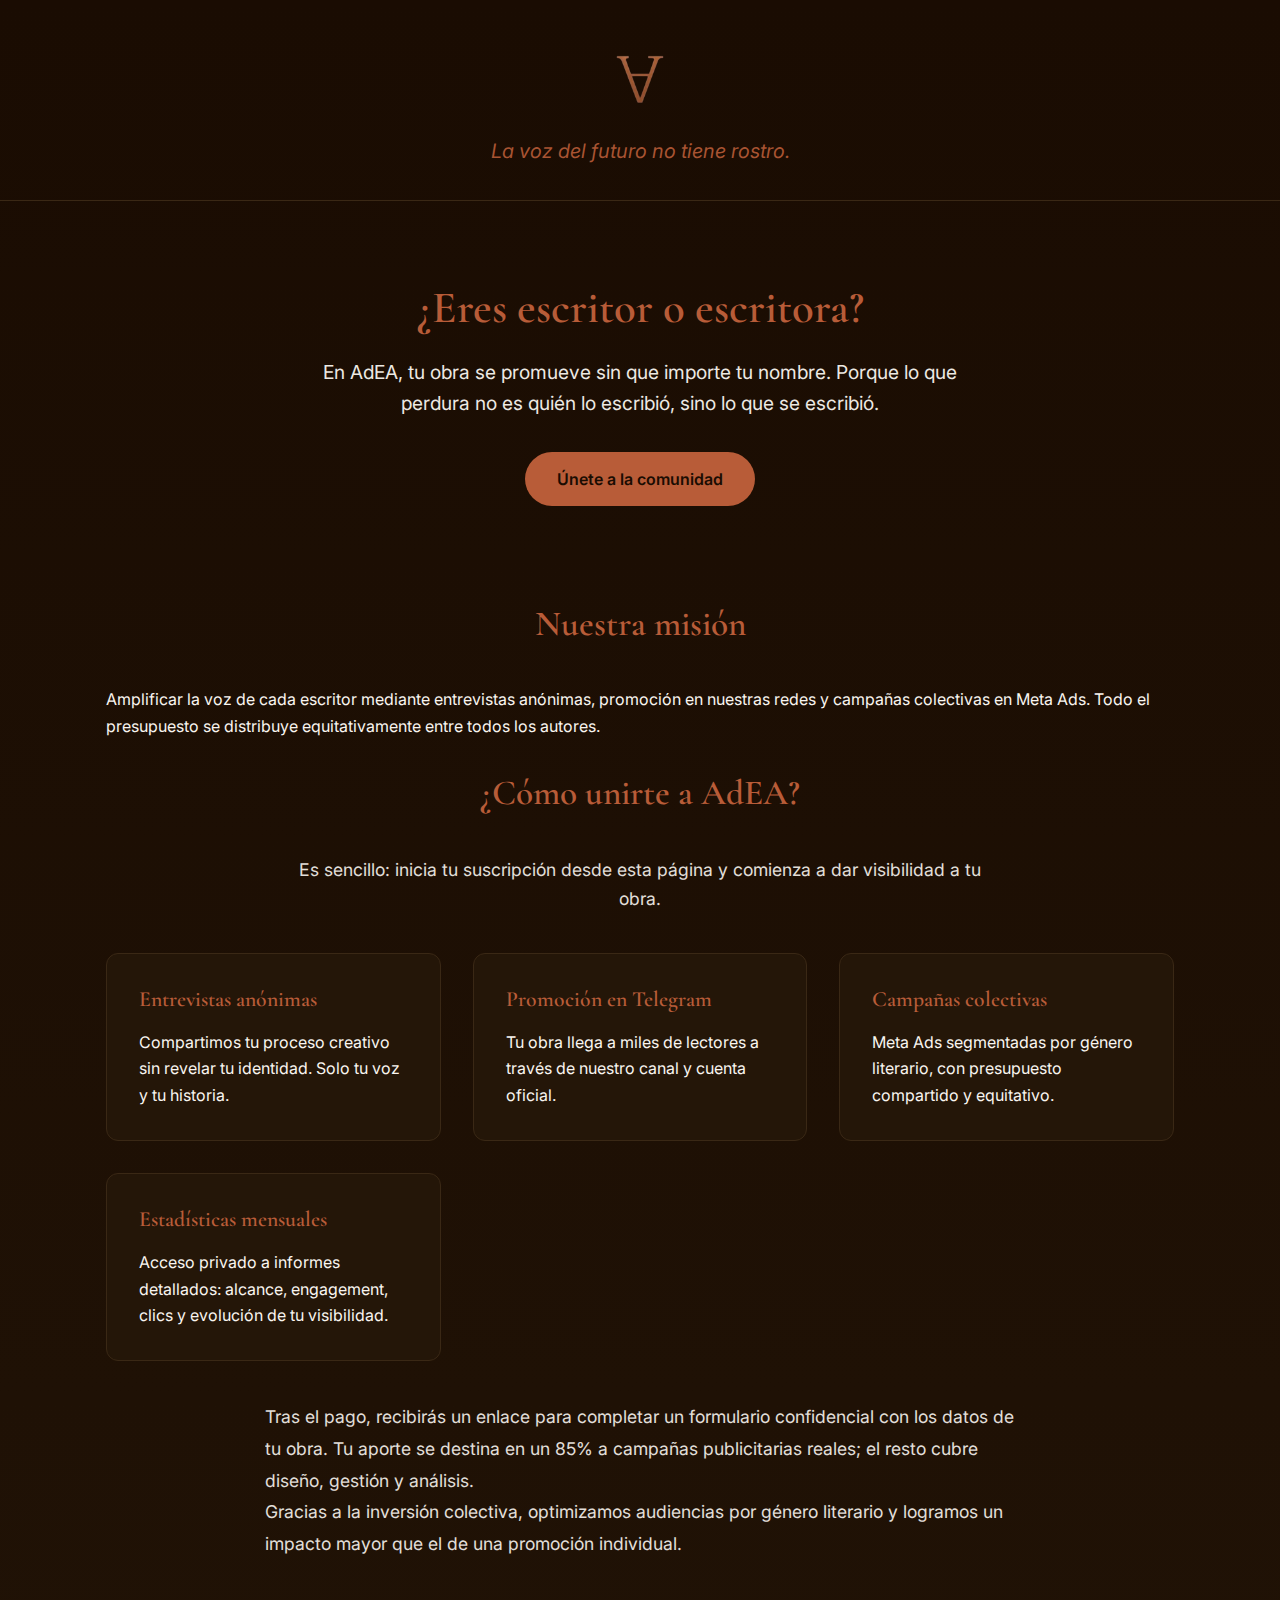
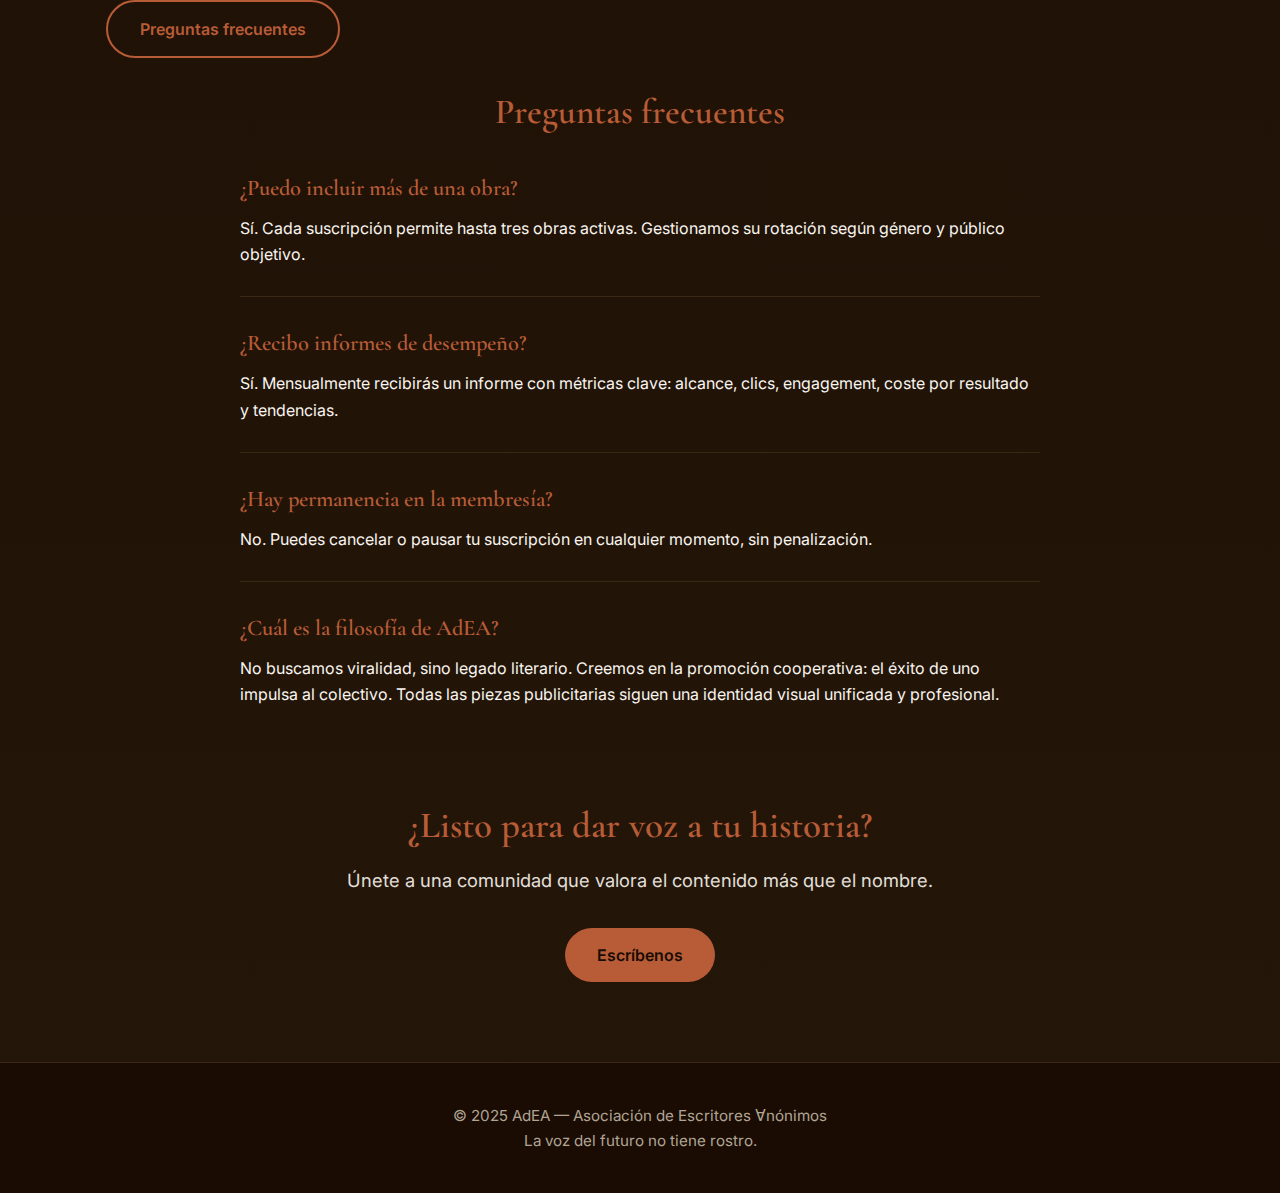
<file: index.html>
<!DOCTYPE html>
<html lang="es">

<head>
    <meta charset="UTF-8" />
    <meta name="viewport" content="width=device-width, initial-scale=1.0" />
    <title>AdEA — La voz del futuro no tiene rostro</title>
    <meta name="description"
        content="Asociación de Escritores Ɐnónimos: promoción literaria cooperativa, anónima y profesional para autores independientes.">
    <link rel="preconnect" href="https://fonts.googleapis.com">
    <link rel="preconnect" href="https://fonts.gstatic.com" crossorigin>
    <link
        href="https://fonts.googleapis.com/css2?family=Cormorant+Garamond:wght@600;700&family=Inter:wght@300;400;500&display=swap"
        rel="stylesheet">
    <link rel="stylesheet" href="style.css" />
    <!-- Google Tag Manager -->
    <script>(function (w, d, s, l, i) { w[l] = w[l] || []; w[l].push({ 'gtm.start': new Date().getTime(), event: 'gtm.js' }); var f = d.getElementsByTagName(s)[0], j = d.createElement(s), dl = l != 'dataLayer' ? '&l=' + l : ''; j.async = true; j.src = 'https://www.googletagmanager.com/gtm.js?id=' + i + dl; f.parentNode.insertBefore(j, f); })(window, document, 'script', 'dataLayer', 'GTM-WJJXN3SD');</script>
    <!-- Meta Pixel Code -->
    <script>
        !function (f, b, e, v, n, t, s) {
            if (f.fbq) return; n = f.fbq = function () {
                n.callMethod ?
                n.callMethod.apply(n, arguments) : n.queue.push(arguments)
            };
            if (!f._fbq) f._fbq = n; n.push = n; n.loaded = !0; n.version = '2.0';
            n.queue = []; t = b.createElement(e); t.async = !0;
            t.src = v; s = b.getElementsByTagName(e)[0];
            s.parentNode.insertBefore(t, s)
        }(window, document, 'script',
            'https://connect.facebook.net/en_US/fbevents.js');
        fbq('init', '870092382345285');
        fbq('track', 'PageView');
    </script>
    <noscript><img height="1" width="1" style="display:none"
            src="https://www.facebook.com/tr?id=870092382345285&ev=PageView&noscript=1" /></noscript>
    <!-- End Meta Pixel Code -->

</head>

<body>
    <!-- Google Tag Manager (noscript) -->
    <noscript><iframe src="https://www.googletagmanager.com/ns.html?id=GTM-WJJXN3SD" height="0" width="0"
            style="display:none;visibility:hidden"></iframe></noscript>

    <header class="header">
        <div class="container">
            <a href="/" class="logo-link" aria-label="Ir a la página principal de AdEA">
                <img src="logo.png" alt="AdEA - Asociación de Escritores Ɐnónimos" class="logo">
            </a>
            <p class="tagline">La voz del futuro no tiene rostro.</p>
        </div>
    </header>

    <section class="hero">
        <div class="container">
            <h1>¿Eres escritor o escritora?</h1>
            <p class="subtitle">En AdEA, tu obra se promueve sin que importe tu nombre. Porque lo que perdura no es
                quién lo escribió, sino lo que se escribió.</p>
            <a href="#suscripcion" class="btn btn-primary">Únete a la comunidad</a>
        </div>
    </section>

    <section class="mission" id="mision">
        <div class="container">
            <h2>Nuestra misión</h2>
            <p>Amplificar la voz de cada escritor mediante entrevistas anónimas, promoción en nuestras redes y campañas
                colectivas en Meta Ads. Todo el presupuesto se distribuye equitativamente entre todos los autores.</p>
        </div>
    </section>

    <section class="subscription" id="suscripcion">
        <div class="container">
            <h2>¿Cómo unirte a AdEA?</h2>
            <p class="section-intro">Es sencillo: inicia tu suscripción desde esta página y comienza a dar visibilidad a
                tu obra.</p>

            <div class="services-grid">
                <div class="service-card">
                    <h3>Entrevistas anónimas</h3>
                    <p>Compartimos tu proceso creativo sin revelar tu identidad. Solo tu voz y tu historia.</p>
                </div>
                <div class="service-card">
                    <h3>Promoción en Telegram</h3>
                    <p>Tu obra llega a miles de lectores a través de nuestro canal y cuenta oficial.</p>
                </div>
                <div class="service-card">
                    <h3>Campañas colectivas</h3>
                    <p>Meta Ads segmentadas por género literario, con presupuesto compartido y equitativo.</p>
                </div>
                <div class="service-card">
                    <h3>Estadísticas mensuales</h3>
                    <p>Acceso privado a informes detallados: alcance, engagement, clics y evolución de tu visibilidad.
                    </p>
                </div>
            </div>

            <div class="subscription-details">
                <p>Tras el pago, recibirás un enlace para completar un formulario confidencial con los datos de tu obra.
                    Tu aporte se destina en un 85% a campañas publicitarias reales; el resto cubre diseño, gestión y
                    análisis.</p>
                <p>Gracias a la inversión colectiva, optimizamos audiencias por género literario y logramos un impacto
                    mayor que el de una promoción individual.</p>
            </div>

            <a href="#faq" class="btn btn-secondary">Preguntas frecuentes</a>
        </div>
    </section>

    <section class="faq" id="faq">
        <div class="container">
            <h2>Preguntas frecuentes</h2>
            <div class="faq-list">
                <div class="faq-item">
                    <h3>¿Puedo incluir más de una obra?</h3>
                    <p>Sí. Cada suscripción permite hasta tres obras activas. Gestionamos su rotación según género y
                        público objetivo.</p>
                </div>
                <div class="faq-item">
                    <h3>¿Recibo informes de desempeño?</h3>
                    <p>Sí. Mensualmente recibirás un informe con métricas clave: alcance, clics, engagement, coste por
                        resultado y tendencias.</p>
                </div>
                <div class="faq-item">
                    <h3>¿Hay permanencia en la membresía?</h3>
                    <p>No. Puedes cancelar o pausar tu suscripción en cualquier momento, sin penalización.</p>
                </div>
                <div class="faq-item">
                    <h3>¿Cuál es la filosofía de AdEA?</h3>
                    <p>No buscamos viralidad, sino legado literario. Creemos en la promoción cooperativa: el éxito de
                        uno impulsa al colectivo. Todas las piezas publicitarias siguen una identidad visual unificada y
                        profesional.</p>
                </div>
            </div>
        </div>
    </section>

    <section class="cta" id="contacto">
        <div class="container">
            <h2>¿Listo para dar voz a tu historia?</h2>
            <p>Únete a una comunidad que valora el contenido más que el nombre.</p>
            <a href="mailto:contacto@adea-literatura.org" class="btn btn-primary">Escríbenos</a>
        </div>
    </section>

    <footer class="footer">
        <div class="container">
            <p>&copy; 2025 AdEA — Asociación de Escritores Ɐnónimos</p>
            <p>La voz del futuro no tiene rostro.</p>
        </div>
    </footer>

    <script src="script.js"></script>
</body>

</html>
</file>
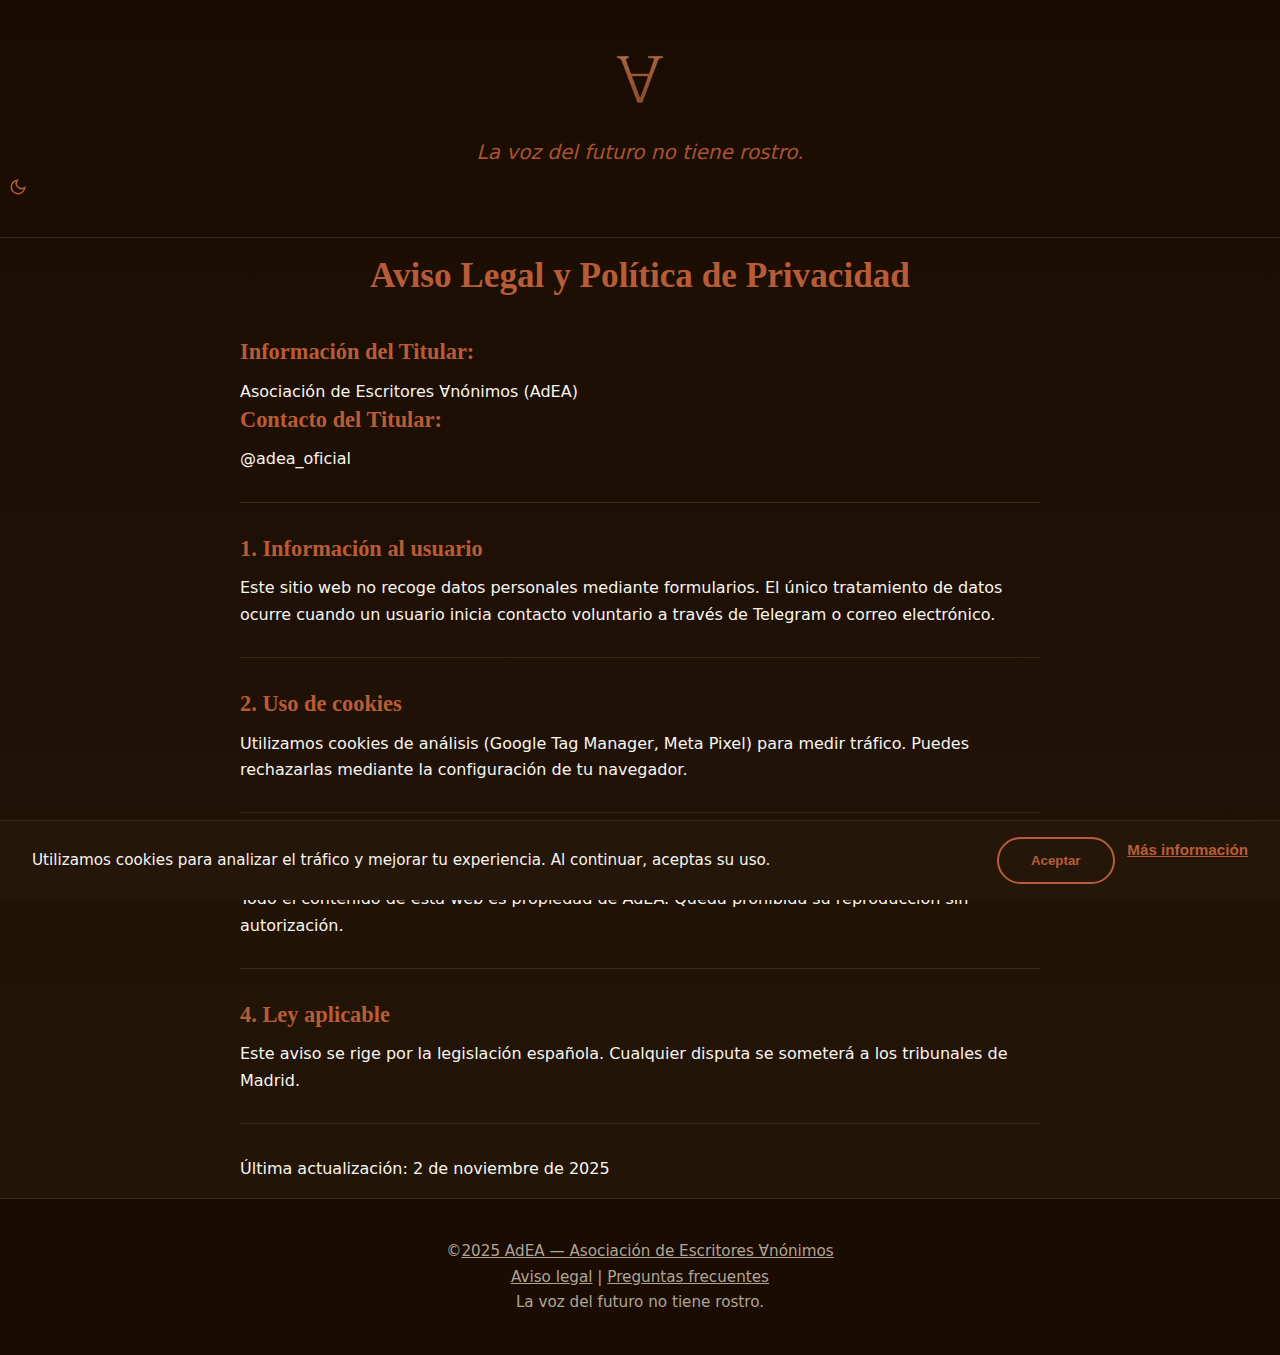
<file: aviso-legal.html>
<!DOCTYPE html>
<html lang="es">

<head>
    <meta charset="UTF-8" />
    <meta name="viewport" content="width=device-width, initial-scale=1.0" />
    <title>Aviso Legal y Políticas de Privacidad — AdEA</title>
    <meta name="description"
        content="AdEA es la primera asociación que promueve obras, no nombres. Campañas en Meta Ads, Telegram e Instagram. Sin permanencia. 75% de tu aporte va directo a publicidad.">

    <!-- Favicon -->
    <link rel="icon" href="favicon.ico" type="image/x-icon">
    <link rel="apple-touch-icon" sizes="180x180" href="apple-touch-icon.png">

    <!-- Preconexión a fuentes -->
    <link rel="preconnect" href="https://fonts.googleapis.com">
    <link rel="preconnect" href="https://fonts.gstatic.com" crossorigin>
    <link href="https://fonts.googleapis.com/css2?family=Lora:wght@400;500;600;700&display=swap" rel="stylesheet">

    <link rel="stylesheet" href="./style.css" />

    <!-- Google Tag Manager -->
    <script>(function (w, d, s, l, i) { w[l] = w[l] || []; w[l].push({ 'gtm.start': new Date().getTime(), event: 'gtm.js' }); var f = d.getElementsByTagName(s)[0], j = d.createElement(s), dl = l != 'dataLayer' ? '&l=' + l : ''; j.async = true; j.src = 'https://www.googletagmanager.com/gtm.js?id=' + i + dl; f.parentNode.insertBefore(j, f); })(window, document, 'script', 'dataLayer', 'GTM-WJJXN3SD');</script>

    <!-- Meta Pixel -->
    <script>!function (f, b, e, v, n, t, s) { if (f.fbq) return; n = f.fbq = function () { n.callMethod ? n.callMethod.apply(n, arguments) : n.queue.push(arguments) }; if (!f._fbq) f._fbq = n; n.push = n; n.loaded = !0; n.version = '2.0'; n.queue = []; t = b.createElement(e); t.async = !0; t.src = v; s = b.getElementsByTagName(e)[0]; s.parentNode.insertBefore(t, s) }(window, document, 'script', 'https://connect.facebook.net/en_US/fbevents.js'); fbq('init', '870092382345285'); fbq('track', 'PageView');</script>
    <noscript><img height="1" width="1" style="display:none"
            src="https://www.facebook.com/tr?id=870092382345285&ev=PageView&noscript=1" /></noscript>
   
</head>

<body>
    <!-- Google Tag Manager (noscript) -->
    <noscript><iframe src="https://www.googletagmanager.com/ns.html?id=GTM-WJJXN3SD" height="0" width="0"
            style="display:none;visibility:hidden"></iframe></noscript>

    <header class="header">
        <div class="container">
            <a href="./" class="logo-link" aria-label="Ir a la página principal de AdEA">
                <img src="logo.png" alt="AdEA - Asociación de Escritores Ɐnónimos" class="logo">
            </a>
            <p class="tagline">La voz del futuro no tiene rostro.</p>
        </div>
        <!-- Dentro del .container del header, junto al logo -->
        <button id="theme-toggle" aria-label="Cambiar tema" class="theme-toggle">
            <svg xmlns="http://www.w3.org/2000/svg" width="18" height="18" viewBox="0 0 24 24" fill="none"
                stroke="currentColor" stroke-width="2">
                <path d="M21 12.79A9 9 0 1 1 11.21 3 7 7 0 0 0 21 12.79z"></path>
            </svg>
        </button>
    </header>
    <section class="faq" id="faq">
        <div class="container">
            <h2>Aviso Legal y Política de Privacidad</h2>
            <div class="faq-list">
                <div class="faq-item">
                    <h3>Información del Titular:</h3>
                    <p>Asociación de Escritores Ɐnónimos (AdEA)</p>
                    <h3>Contacto del Titular:</h3><a href="https://t.me/adea_oficial">@adea_oficial</a>
                </div>
                <div class="faq-item">
                    <h3>1. Información al usuario</h3>
                    <p>Este sitio web no recoge datos personales mediante formularios. El único tratamiento de datos
                        ocurre cuando un usuario inicia contacto voluntario a través de Telegram o correo electrónico.
                    </p>
                </div>
                <div class="faq-item">
                    <h3>2. Uso de cookies</h3>
                    <p>Utilizamos cookies de análisis (Google Tag Manager, Meta Pixel) para medir tráfico. Puedes
                        rechazarlas mediante la configuración de tu navegador.</p>
                </div>
                <div class="faq-item">
                    <h3>3. Propiedad intelectual</h3>
                    <p>Todo el contenido de esta web es propiedad de AdEA. Queda prohibida su reproducción sin
                        autorización.</p>
                </div>
                <div class="faq-item">
                    <h3>4. Ley aplicable</h3>
                    <p>Este aviso se rige por la legislación española. Cualquier disputa se someterá a los
                        tribunales de Madrid.</p>
                </div>
                <div class="faq-item">
                    <p>Última actualización: 2 de noviembre de 2025</p>
                </div>
            </div>
        </div>
    </section>
    <footer class="footer">
        <div class="container">
            <p>&copy;<a href="./index.html" style="color:#b0a595; text-decoration:underline;">2025 AdEA — Asociación de
                    Escritores Ɐnónimos</a></p>
            <p><a href="./aviso-legal.html" style="color:#b0a595; text-decoration:underline;">Aviso legal</a> |
                <a href="./faq.html" style="color:#b0a595; text-decoration:underline;">Preguntas frecuentes</a>
            </p>
            <p>La voz del futuro no tiene rostro.</p>
        </div>
    </footer>
    <!-- Banner de cookies -->
    <div id="cookie-banner" class="cookie-banner">
        <p>Utilizamos cookies para analizar el tráfico y mejorar tu experiencia. Al continuar, aceptas su uso.</p>
        <div class="cookie-buttons">
            <button id="accept-cookies" class="btn btn-secondary">Aceptar</button>
            <a href="./aviso-legal.html" class="btn btn-text">Más información</a>
        </div>
    </div>
    <!-- Botón flotante de Telegram -->
    <a href="https://t.me/adea_oficial" id="floating-telegram" aria-label="Contactar por Telegram">
        <svg xmlns="http://www.w3.org/2000/svg" width="24" height="24" viewBox="0 0 24 24" fill="none"
            stroke="currentColor" stroke-width="2" stroke-linecap="round" stroke-linejoin="round">
            <path d="M21 15a2 2 0 0 1-2 2H7l-4 4V5a2 2 0 0 1 2-2h14a2 2 0 0 1 2 2z"></path>
        </svg>
    </a>

    <script>
        // Scroll suave
        document.querySelectorAll('a[href^="#"]').forEach(anchor => {
            anchor.addEventListener('click', function (e) {
                e.preventDefault();
                const target = document.querySelector(this.getAttribute('href'));
                if (target) {
                    window.scrollTo({
                        top: target.offsetTop - 80,
                        behavior: 'smooth'
                    });
                }
            });
        });

        // Cookie consent (frontend-only)
        document.addEventListener('DOMContentLoaded', () => {
            const banner = document.getElementById('cookie-banner');
            const acceptBtn = document.getElementById('accept-cookies');

            // Mostrar solo si no se ha aceptado
            if (!localStorage.getItem('cookiesAccepted')) {
                banner.classList.remove('hidden');
            }

            acceptBtn.addEventListener('click', () => {
                localStorage.setItem('cookiesAccepted', 'true');
                banner.classList.add('hidden');
                // Opcional: disparar GTM si no se había cargado
            });
        });

        // Gestión de tema
        const themeToggle = document.getElementById('theme-toggle');
        const htmlEl = document.documentElement;

        // Cargar tema guardado
        const savedTheme = localStorage.getItem('theme') || 'dark';
        if (savedTheme === 'paper') {
            htmlEl.setAttribute('data-theme', 'paper');
            updateThemeIcon('paper');
        }

        themeToggle.addEventListener('click', () => {
            const current = htmlEl.getAttribute('data-theme') || 'dark';
            const newTheme = current === 'dark' ? 'paper' : 'dark';
            htmlEl.setAttribute('data-theme', newTheme);
            localStorage.setItem('theme', newTheme);
            updateThemeIcon(newTheme);
        });

        function updateThemeIcon(theme) {
            const icon = themeToggle.querySelector('svg');
            if (theme === 'paper') {
                // Sol (modo claro)
                icon.innerHTML = '<circle cx="12" cy="12" r="5"></circle><line x1="12" y1="1" x2="12" y2="3"></line><line x1="12" y1="21" x2="12" y2="23"></line><line x1="4.22" y1="4.22" x2="5.64" y2="5.64"></line><line x1="18.36" y1="18.36" x2="19.78" y2="19.78"></line><line x1="1" y1="12" x2="3" y2="12"></line><line x1="21" y1="12" x2="23" y2="12"></line><line x1="4.22" y1="19.78" x2="5.64" y2="18.36"></line><line x1="18.36" y1="5.64" x2="19.78" y2="4.22"></line>';
            } else {
                // Luna (modo oscuro)
                icon.innerHTML = '<path d="M21 12.79A9 9 0 1 1 11.21 3 7 7 0 0 0 21 12.79z"></path>';
            }
        }

    </script>
</body>

</html>
</file>
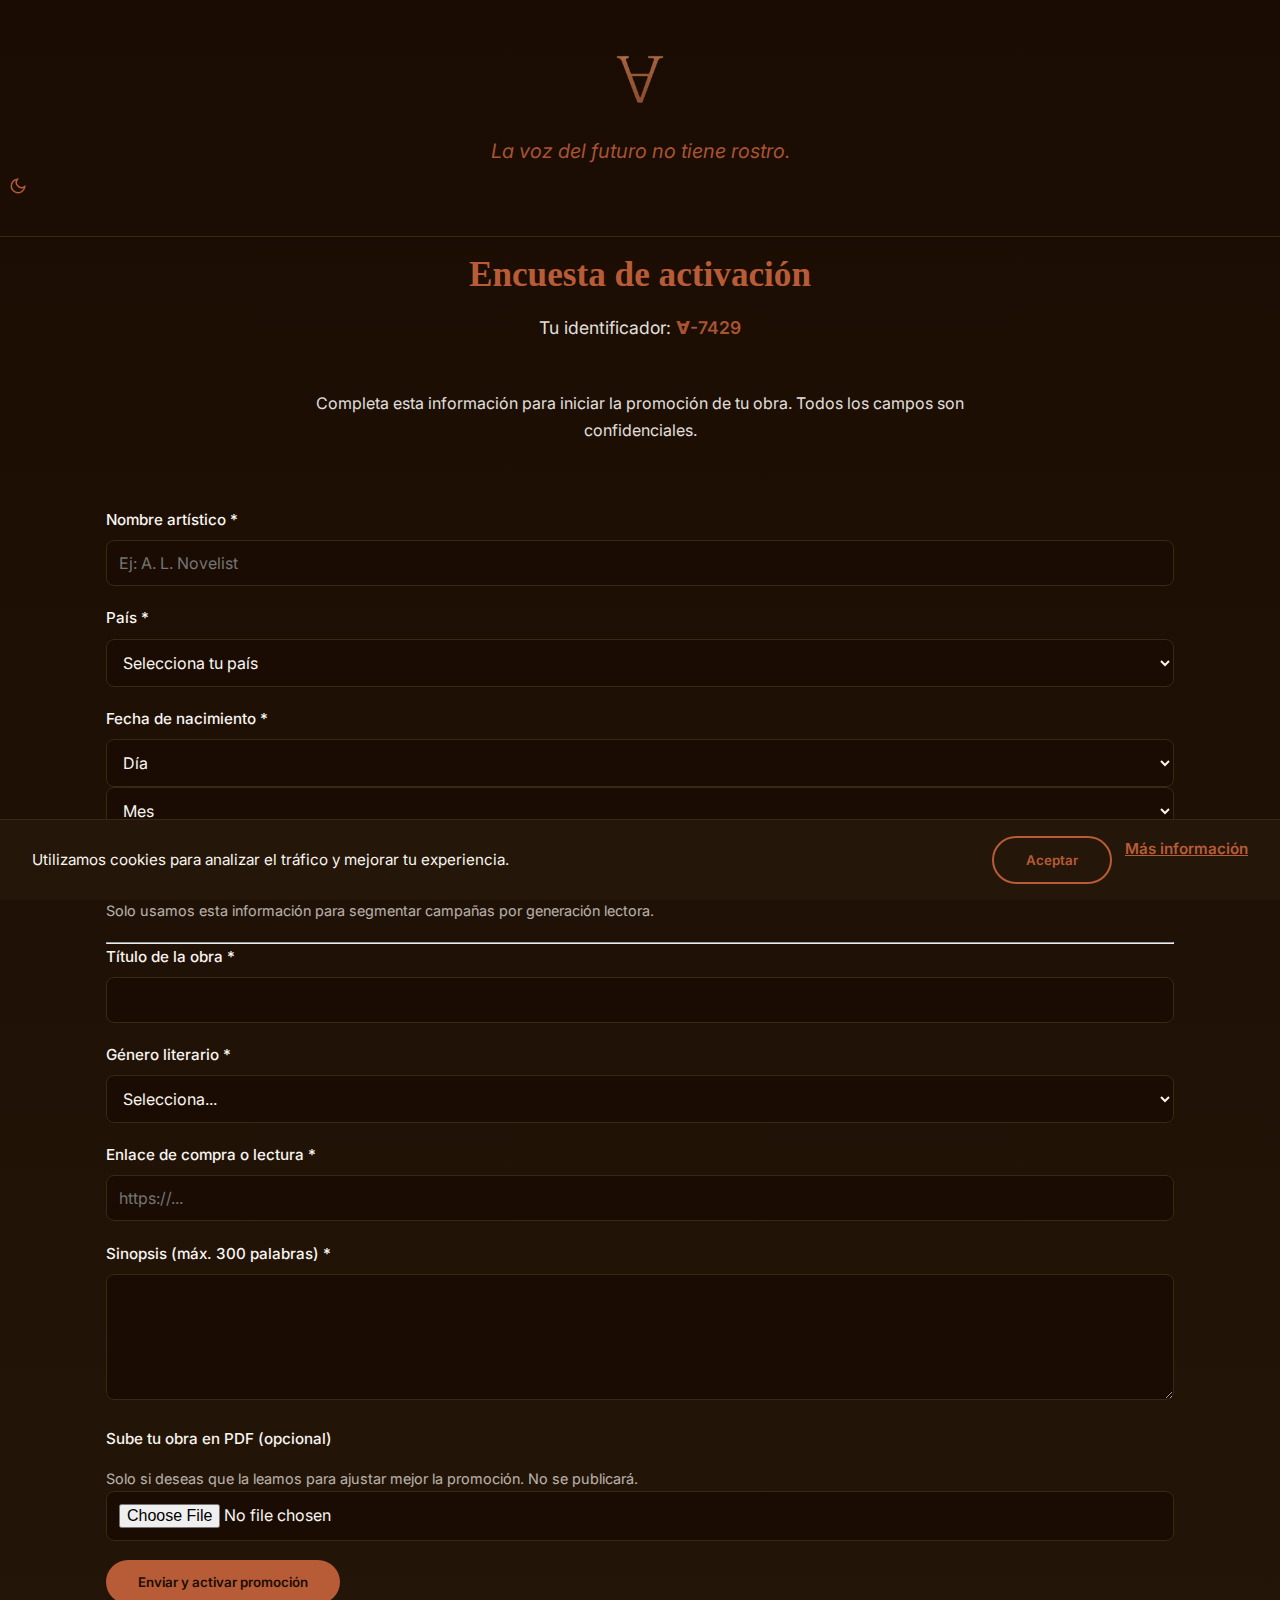
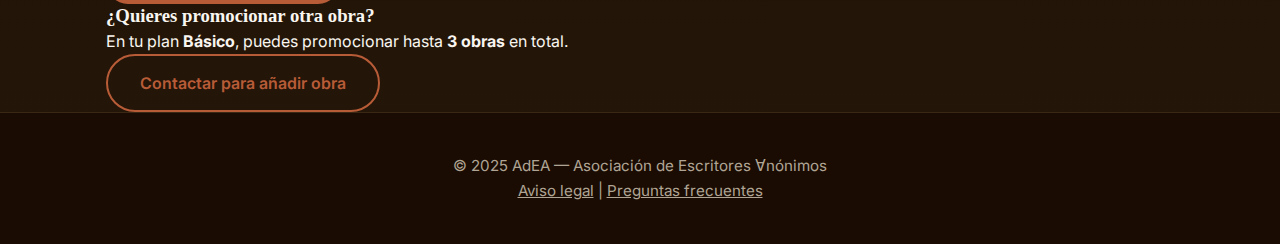
<file: encuesta.html>
<!DOCTYPE html>
<html lang="es">

<head>
    <meta charset="UTF-8" />
    <meta name="viewport" content="width=device-width, initial-scale=1.0" />
    <title>Encuesta de activación - AdEA</title>
    <meta name="description" content="Completa esta encuesta para activar la promoción de tu obra en AdEA.">

    <link rel="icon" href="./favicon.ico">
    <link rel="preconnect" href="https://fonts.googleapis.com">
    <link rel="preconnect" href="https://fonts.gstatic.com" crossorigin>
    <link
        href="https://fonts.googleapis.com/css2?family=Lora:wght@400;500;600;700&family=Inter:wght@300;400;500&display=swap"
        rel="stylesheet">

    <link rel="stylesheet" href="./style.css">
    <link rel="stylesheet" href="./style-panel.css">

    <!-- GTM + Meta Pixel -->
    <script>(function (w, d, s, l, i) { w[l] = w[l] || []; w[l].push({ 'gtm.start': new Date().getTime(), event: 'gtm.js' }); var f = d.getElementsByTagName(s)[0], j = d.createElement(s), dl = l != 'dataLayer' ? '&l=' + l : ''; j.async = true; j.src = 'https://www.googletagmanager.com/gtm.js?id=' + i + dl; f.parentNode.insertBefore(j, f); })(window, document, 'script', 'dataLayer', 'GTM-WJJXN3SD');</script>
    <script>!function (f, b, e, v, n, t, s) { if (f.fbq) return; n = f.fbq = function () { n.callMethod ? n.callMethod.apply(n, arguments) : n.queue.push(arguments) }; if (!f._fbq) f._fbq = n; n.push = n; n.loaded = !0; n.version = '2.0'; n.queue = []; t = b.createElement(e); t.async = !0; t.src = v; s = b.getElementsByTagName(e)[0]; s.parentNode.insertBefore(t, s) }(window, document, 'script', 'https://connect.facebook.net/en_US/fbevents.js'); fbq('init', '870092382345285'); fbq('track', 'PageView');</script>
    <noscript><img height="1" width="1" style="display:none"
            src="https://www.facebook.com/tr?id=870092382345285&ev=PageView&noscript=1" /></noscript>

</head>

<body>
    <noscript><iframe src="https://www.googletagmanager.com/ns.html?id=GTM-WJJXN3SD" height="0" width="0"
            style="display:none;visibility:hidden"></iframe></noscript>

    <header class="header">
        <div class="container">
            <a href="./" class="logo-link" aria-label="Ir a la página principal de AdEA">
                <img src="./logo.png" alt="AdEA - Asociación de Escritores Ɐnónimos" class="logo">
            </a>
            <p class="tagline">La voz del futuro no tiene rostro.</p>
        </div>
        <button id="theme-toggle" class="theme-toggle">
            <svg xmlns="http://www.w3.org/2000/svg" width="18" height="18" viewBox="0 0 24 24" fill="none"
                stroke="currentColor" stroke-width="2">
                <path d="M21 12.79A9 9 0 1 1 11.21 3 7 7 0 0 0 21 12.79z"></path>
            </svg>
        </button>
    </header>

    <main class="survey-container">
        <div class="container">
            <section class="panel-header">
                <h2>Encuesta de activación</h2>
                <p class="anonymous-id">Tu identificador: <strong>Ɐ-7429</strong></p>
                <p>Completa esta información para iniciar la promoción de tu obra. Todos los campos son confidenciales.
                </p>
            </section>

            <form id="activation-survey" class="survey-form">
                <!-- Datos personales -->
                <div class="form-group">
                    <label for="artistic-name">Nombre artístico *</label>
                    <input type="text" id="artistic-name" placeholder="Ej: A. L. Novelist" required>
                </div>

                <div class="form-group">
                    <label for="country">País *</label>
                    <select id="country" required>
                        <option value="">Selecciona tu país</option>
                        <option value="es">España</option>
                        <option value="mx">México</option>
                        <option value="ar">Argentina</option>
                        <option value="co">Colombia</option>
                        <option value="cl">Chile</option>
                        <option value="pe">Perú</option>
                        <option value="otros">Otros</option>
                    </select>
                </div>

                <div class="form-group birth-date-group">
                    <label>Fecha de nacimiento *</label>
                    <div class="date-selectors">
                        <select id="birth-day" required>
                            <option value="">Día</option>
                            <!-- Opciones generadas por JS -->
                        </select>
                        <select id="birth-month" required>
                            <option value="">Mes</option>
                            <option value="1">Enero</option>
                            <option value="2">Febrero</option>
                            <option value="3">Marzo</option>
                            <option value="4">Abril</option>
                            <option value="5">Mayo</option>
                            <option value="6">Junio</option>
                            <option value="7">Julio</option>
                            <option value="8">Agosto</option>
                            <option value="9">Septiembre</option>
                            <option value="10">Octubre</option>
                            <option value="11">Noviembre</option>
                            <option value="12">Diciembre</option>
                        </select>
                        <select id="birth-year" required>
                            <option value="">Año</option>
                            <!-- Opciones generadas por JS -->
                        </select>
                    </div>
                    <p class="note">Solo usamos esta información para segmentar campañas por generación lectora.</p>
                </div>

                <hr class="form-divider">

                <!-- Datos de la obra -->
                <div class="form-group">
                    <label for="work-title">Título de la obra *</label>
                    <input type="text" id="work-title" required>
                </div>

                <div class="form-group">
                    <label for="work-genre">Género literario *</label>
                    <select id="work-genre" required>
                        <option value="">Selecciona...</option>
                        <option value="novela-historica">Novela histórica</option>
                        <option value="fantasia">Fantasía</option>
                        <option value="ciencia-ficcion">Ciencia ficción</option>
                        <option value="romance">Romance</option>
                        <option value="ensayo">Ensayo</option>
                        <option value="poesia">Poesía</option>
                        <option value="otros">Otros</option>
                    </select>
                </div>

                <div class="form-group" id="other-genre-field" style="display: none;">
                    <label for="other-genre">Especifica el género</label>
                    <input type="text" id="other-genre" placeholder="Ej: Novela gótica rural">
                </div>

                <div class="form-group">
                    <label for="work-link">Enlace de compra o lectura *</label>
                    <input type="url" id="work-link" placeholder="https://..." required>
                </div>

                <div class="form-group">
                    <label for="work-synopsis">Sinopsis (máx. 300 palabras) *</label>
                    <textarea id="work-synopsis" rows="5" maxlength="1500" required></textarea>
                </div>

                <div class="form-group">
                    <label>Sube tu obra en PDF (opcional)</label>
                    <p class="note">Solo si deseas que la leamos para ajustar mejor la promoción. No se publicará.</p>
                    <input type="file" id="work-pdf" accept=".pdf">
                </div>

                <button type="submit" class="btn btn-primary">Enviar y activar promoción</button>
            </form>

            <!-- Promoción de más libros -->
            <div class="extra-books-cta">
                <h3>¿Quieres promocionar otra obra?</h3>
                <p>En tu plan <strong>Básico</strong>, puedes promocionar hasta <strong>3 obras</strong> en total.</p>
                <a href="https://t.me/adea_oficial?text=Hola, quiero añadir otra obra a mi promoción."
                    class="btn btn-secondary">Contactar para añadir obra</a>
            </div>

            <div id="survey-message" class="login-error hidden"></div>
        </div>
    </main>

    <footer class="footer">
        <div class="container">
            <p>&copy; 2025 AdEA — Asociación de Escritores Ɐnónimos</p>
            <p><a href="./aviso-legal.html">Aviso legal</a> | <a href="./faq.html">Preguntas frecuentes</a></p>
        </div>
    </footer>

    <!-- Componentes comunes -->
    <div id="cookie-banner" class="cookie-banner hidden">
        <p>Utilizamos cookies para analizar el tráfico y mejorar tu experiencia.</p>
        <div class="cookie-buttons">
            <button id="accept-cookies" class="btn btn-secondary">Aceptar</button>
            <a href="./aviso-legal.html" class="btn btn-text">Más información</a>
        </div>
    </div>

    <script src="https://npmcdn.com/parse@3.4.0/dist/parse.min.js"></script>
    <script src="./script-panel.js"></script>
    <script>
        // Mostrar campo de "otros" si se selecciona
        document.getElementById('work-genre')?.addEventListener('change', function () {
            const otherField = document.getElementById('other-genre-field');
            otherField.style.display = this.value === 'otros' ? 'block' : 'none';
        });

        // Función para saber si un año es bisiesto
        function isLeapYear(year) {
            return (year % 4 === 0 && year % 100 !== 0) || (year % 400 === 0);
        }

        // Función para obtener días por mes
        function getDaysInMonth(month, year) {
            const days = [31, 28, 31, 30, 31, 30, 31, 31, 30, 31, 30, 31];
            if (month === 2 && isLeapYear(year)) return 29;
            return days[month - 1] || 31;
        }

        // Generar opciones de año (1940–2010)
        const yearSelect = document.getElementById('birth-year');
        if (yearSelect) {
            for (let i = 2010; i >= 1940; i--) {
                const option = document.createElement('option');
                option.value = i;
                option.textContent = i;
                yearSelect.appendChild(option);
            }
        }

        // Generar meses (ya están en HTML, así que no los generamos)

        // Rellenar días dinámicamente al cambiar mes o año
        function updateDays() {
            const daySelect = document.getElementById('birth-day');
            const monthSelect = document.getElementById('birth-month');
            const yearSelect = document.getElementById('birth-year');

            if (!daySelect || !monthSelect || !yearSelect) return;

            const month = parseInt(monthSelect.value);
            const year = parseInt(yearSelect.value);
            const currentDay = parseInt(daySelect.value);

            // Limpiar opciones actuales (excepto "Día")
            daySelect.innerHTML = '<option value="">Día</option>';

            if (!month || !year) return;

            const maxDays = getDaysInMonth(month, year);
            for (let i = 1; i <= maxDays; i++) {
                const option = document.createElement('option');
                option.value = i;
                option.textContent = i;
                if (i === currentDay) option.selected = true;
                daySelect.appendChild(option);
            }
        }

        // Vincular eventos
        const monthSelect = document.getElementById('birth-month');
        const yearSelectEl = document.getElementById('birth-year');
        if (monthSelect) monthSelect.addEventListener('change', updateDays);
        if (yearSelectEl) yearSelectEl.addEventListener('change', updateDays);

        // Lógica de envío
        document.getElementById('activation-survey')?.addEventListener('submit', (e) => {
            e.preventDefault();

            // Validación de fecha (ya implementada)
            const day = document.getElementById('birth-day')?.value;
            const month = document.getElementById('birth-month')?.value;
            const year = document.getElementById('birth-year')?.value;
            if (!day || !month || !year) {
                alert('Completa una fecha válida.');
                return;
            }

            // Obtener datos de la obra
            const obra = {
                title: document.getElementById('work-title').value.trim(),
                genre: document.getElementById('work-genre').value === 'otros'
                    ? document.getElementById('other-genre').value.trim()
                    : document.getElementById('work-genre').options[document.getElementById('work-genre').selectedIndex].text,
                link: document.getElementById('work-link').value,
                synopsis: document.getElementById('work-synopsis').value,
                timestamp: new Date().toISOString()
            };

            // Guardar en localStorage
            const obras = JSON.parse(localStorage.getItem('adea_obras') || '[]');
            obras.push(obra);
            localStorage.setItem('adea_obras', JSON.stringify(obras));

            alert('¡Encuesta enviada! Tu obra aparecerá en el panel.');
            window.location.href = './panel.html';
        });
    </script>
</body>

</html>
</file>
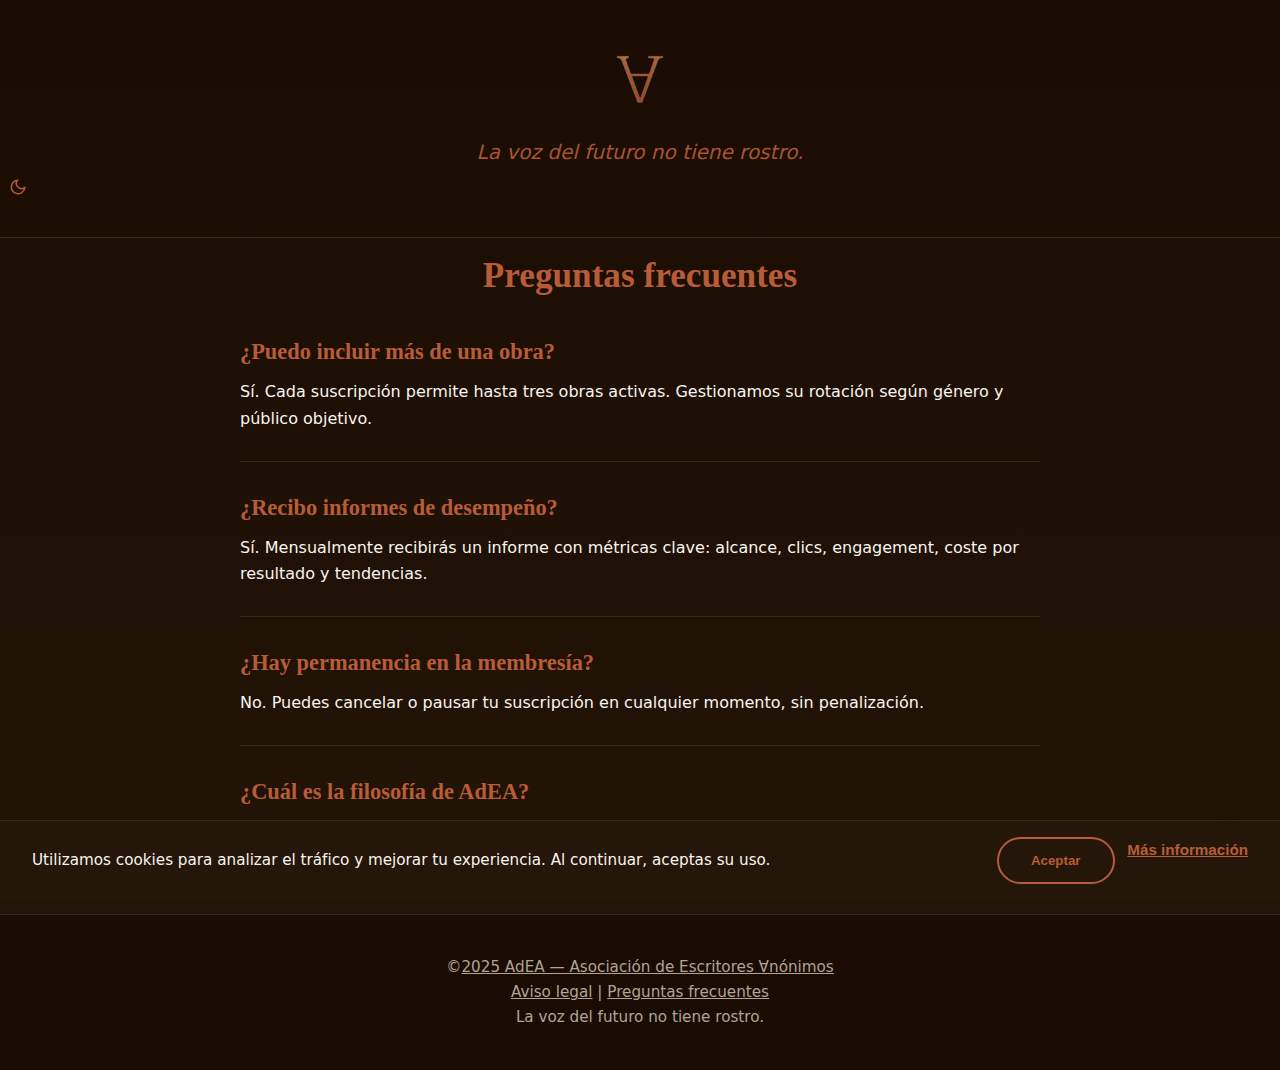
<file: faq.html>
<!DOCTYPE html>
<html lang="es">

<head>
    <meta charset="UTF-8" />
    <meta name="viewport" content="width=device-width, initial-scale=1.0" />
    <title>Preguntas Frecuentes - AdEA</title>
    <meta name="description"
        content="AdEA es la primera asociación que promueve obras, no nombres. Campañas en Meta Ads, Telegram e Instagram. Sin permanencia. 75% de tu aporte va directo a publicidad.">

    <!-- Favicon -->
    <link rel="icon" href="favicon.ico" type="image/x-icon">
    <link rel="apple-touch-icon" sizes="180x180" href="apple-touch-icon.png">

    <!-- Preconexión a fuentes -->
    <link rel="preconnect" href="https://fonts.googleapis.com">
    <link rel="preconnect" href="https://fonts.gstatic.com" crossorigin>
    <link href="https://fonts.googleapis.com/css2?family=Lora:wght@400;500;600;700&display=swap" rel="stylesheet">

    <link rel="stylesheet" href="style.css" />

    <!-- Google Tag Manager -->
    <script>(function (w, d, s, l, i) { w[l] = w[l] || []; w[l].push({ 'gtm.start': new Date().getTime(), event: 'gtm.js' }); var f = d.getElementsByTagName(s)[0], j = d.createElement(s), dl = l != 'dataLayer' ? '&l=' + l : ''; j.async = true; j.src = 'https://www.googletagmanager.com/gtm.js?id=' + i + dl; f.parentNode.insertBefore(j, f); })(window, document, 'script', 'dataLayer', 'GTM-WJJXN3SD');</script>

    <!-- Meta Pixel -->
    <script>!function (f, b, e, v, n, t, s) { if (f.fbq) return; n = f.fbq = function () { n.callMethod ? n.callMethod.apply(n, arguments) : n.queue.push(arguments) }; if (!f._fbq) f._fbq = n; n.push = n; n.loaded = !0; n.version = '2.0'; n.queue = []; t = b.createElement(e); t.async = !0; t.src = v; s = b.getElementsByTagName(e)[0]; s.parentNode.insertBefore(t, s) }(window, document, 'script', 'https://connect.facebook.net/en_US/fbevents.js'); fbq('init', '870092382345285'); fbq('track', 'PageView');</script>
    <noscript><img height="1" width="1" style="display:none"
            src="https://www.facebook.com/tr?id=870092382345285&ev=PageView&noscript=1" /></noscript>
    
</head>

<body>
    <!-- Google Tag Manager (noscript) -->
    <noscript><iframe src="https://www.googletagmanager.com/ns.html?id=GTM-WJJXN3SD" height="0" width="0"
            style="display:none;visibility:hidden"></iframe></noscript>

    <header class="header">
        <div class="container">
            <a href="./" class="logo-link" aria-label="Ir a la página principal de AdEA">
                <img src="logo.png" alt="AdEA - Asociación de Escritores Ɐnónimos" class="logo">
            </a>
            <p class="tagline">La voz del futuro no tiene rostro.</p>
        </div>
        <!-- Dentro del .container del header, junto al logo -->
        <button id="theme-toggle" aria-label="Cambiar tema" class="theme-toggle">
            <svg xmlns="http://www.w3.org/2000/svg" width="18" height="18" viewBox="0 0 24 24" fill="none"
                stroke="currentColor" stroke-width="2">
                <path d="M21 12.79A9 9 0 1 1 11.21 3 7 7 0 0 0 21 12.79z"></path>
            </svg>
        </button>
    </header>
    <section class="faq" id="faq">
        <div class="container">
            <h2>Preguntas frecuentes</h2>
            <div class="faq-list">
                <div class="faq-item">
                    <h3>¿Puedo incluir más de una obra?</h3>
                    <p>Sí. Cada suscripción permite hasta tres obras activas. Gestionamos su rotación según género y
                        público objetivo.</p>
                </div>
                <div class="faq-item">
                    <h3>¿Recibo informes de desempeño?</h3>
                    <p>Sí. Mensualmente recibirás un informe con métricas clave: alcance, clics, engagement, coste por
                        resultado y tendencias.</p>
                </div>
                <div class="faq-item">
                    <h3>¿Hay permanencia en la membresía?</h3>
                    <p>No. Puedes cancelar o pausar tu suscripción en cualquier momento, sin penalización.</p>
                </div>
                <div class="faq-item">
                    <h3>¿Cuál es la filosofía de AdEA?</h3>
                    <p>No buscamos viralidad, sino legado literario. Creemos en la promoción cooperativa: el éxito de
                        uno impulsa al colectivo. Todas las piezas publicitarias siguen una identidad visual unificada y
                        profesional.</p>
                </div>
            </div>
        </div>
    </section>
    <footer class="footer">
        <div class="container">
            <p>&copy;<a href="./index.html" style="color:#b0a595; text-decoration:underline;">2025 AdEA — Asociación de
                    Escritores Ɐnónimos</a></p>
            <p><a href="./aviso-legal.html" style="color:#b0a595; text-decoration:underline;">Aviso legal</a> |
                <a href="./faq.html" style="color:#b0a595; text-decoration:underline;">Preguntas frecuentes</a>
            </p>
            <p>La voz del futuro no tiene rostro.</p>
        </div>
    </footer>

    <!-- Banner de cookies -->
    <div id="cookie-banner" class="cookie-banner">
        <p>Utilizamos cookies para analizar el tráfico y mejorar tu experiencia. Al continuar, aceptas su uso.</p>
        <div class="cookie-buttons">
            <button id="accept-cookies" class="btn btn-secondary">Aceptar</button>
            <a href="./aviso-legal.html" class="btn btn-text">Más información</a>
        </div>
    </div>
    <!-- Botón flotante de Telegram -->
    <a href="https://t.me/adea_oficial" id="floating-telegram" aria-label="Contactar por Telegram">
        <svg xmlns="http://www.w3.org/2000/svg" width="24" height="24" viewBox="0 0 24 24" fill="none"
            stroke="currentColor" stroke-width="2" stroke-linecap="round" stroke-linejoin="round">
            <path d="M21 15a2 2 0 0 1-2 2H7l-4 4V5a2 2 0 0 1 2-2h14a2 2 0 0 1 2 2z"></path>
        </svg>
    </a>

    <script>
        // Scroll suave
        document.querySelectorAll('a[href^="#"]').forEach(anchor => {
            anchor.addEventListener('click', function (e) {
                e.preventDefault();
                const target = document.querySelector(this.getAttribute('href'));
                if (target) {
                    window.scrollTo({
                        top: target.offsetTop - 80,
                        behavior: 'smooth'
                    });
                }
            });
        });

        // Cookie consent (frontend-only)
        document.addEventListener('DOMContentLoaded', () => {
            const banner = document.getElementById('cookie-banner');
            const acceptBtn = document.getElementById('accept-cookies');

            // Mostrar solo si no se ha aceptado
            if (!localStorage.getItem('cookiesAccepted')) {
                banner.classList.remove('hidden');
            }

            acceptBtn.addEventListener('click', () => {
                localStorage.setItem('cookiesAccepted', 'true');
                banner.classList.add('hidden');
                // Opcional: disparar GTM si no se había cargado
            });
        });

        // Gestión de tema
        const themeToggle = document.getElementById('theme-toggle');
        const htmlEl = document.documentElement;

        // Cargar tema guardado
        const savedTheme = localStorage.getItem('theme') || 'dark';
        if (savedTheme === 'paper') {
            htmlEl.setAttribute('data-theme', 'paper');
            updateThemeIcon('paper');
        }

        themeToggle.addEventListener('click', () => {
            const current = htmlEl.getAttribute('data-theme') || 'dark';
            const newTheme = current === 'dark' ? 'paper' : 'dark';
            htmlEl.setAttribute('data-theme', newTheme);
            localStorage.setItem('theme', newTheme);
            updateThemeIcon(newTheme);
        });

        function updateThemeIcon(theme) {
            const icon = themeToggle.querySelector('svg');
            if (theme === 'paper') {
                // Sol (modo claro)
                icon.innerHTML = '<circle cx="12" cy="12" r="5"></circle><line x1="12" y1="1" x2="12" y2="3"></line><line x1="12" y1="21" x2="12" y2="23"></line><line x1="4.22" y1="4.22" x2="5.64" y2="5.64"></line><line x1="18.36" y1="18.36" x2="19.78" y2="19.78"></line><line x1="1" y1="12" x2="3" y2="12"></line><line x1="21" y1="12" x2="23" y2="12"></line><line x1="4.22" y1="19.78" x2="5.64" y2="18.36"></line><line x1="18.36" y1="5.64" x2="19.78" y2="4.22"></line>';
            } else {
                // Luna (modo oscuro)
                icon.innerHTML = '<path d="M21 12.79A9 9 0 1 1 11.21 3 7 7 0 0 0 21 12.79z"></path>';
            }
        }
    </script>
</body>

</html>
</file>
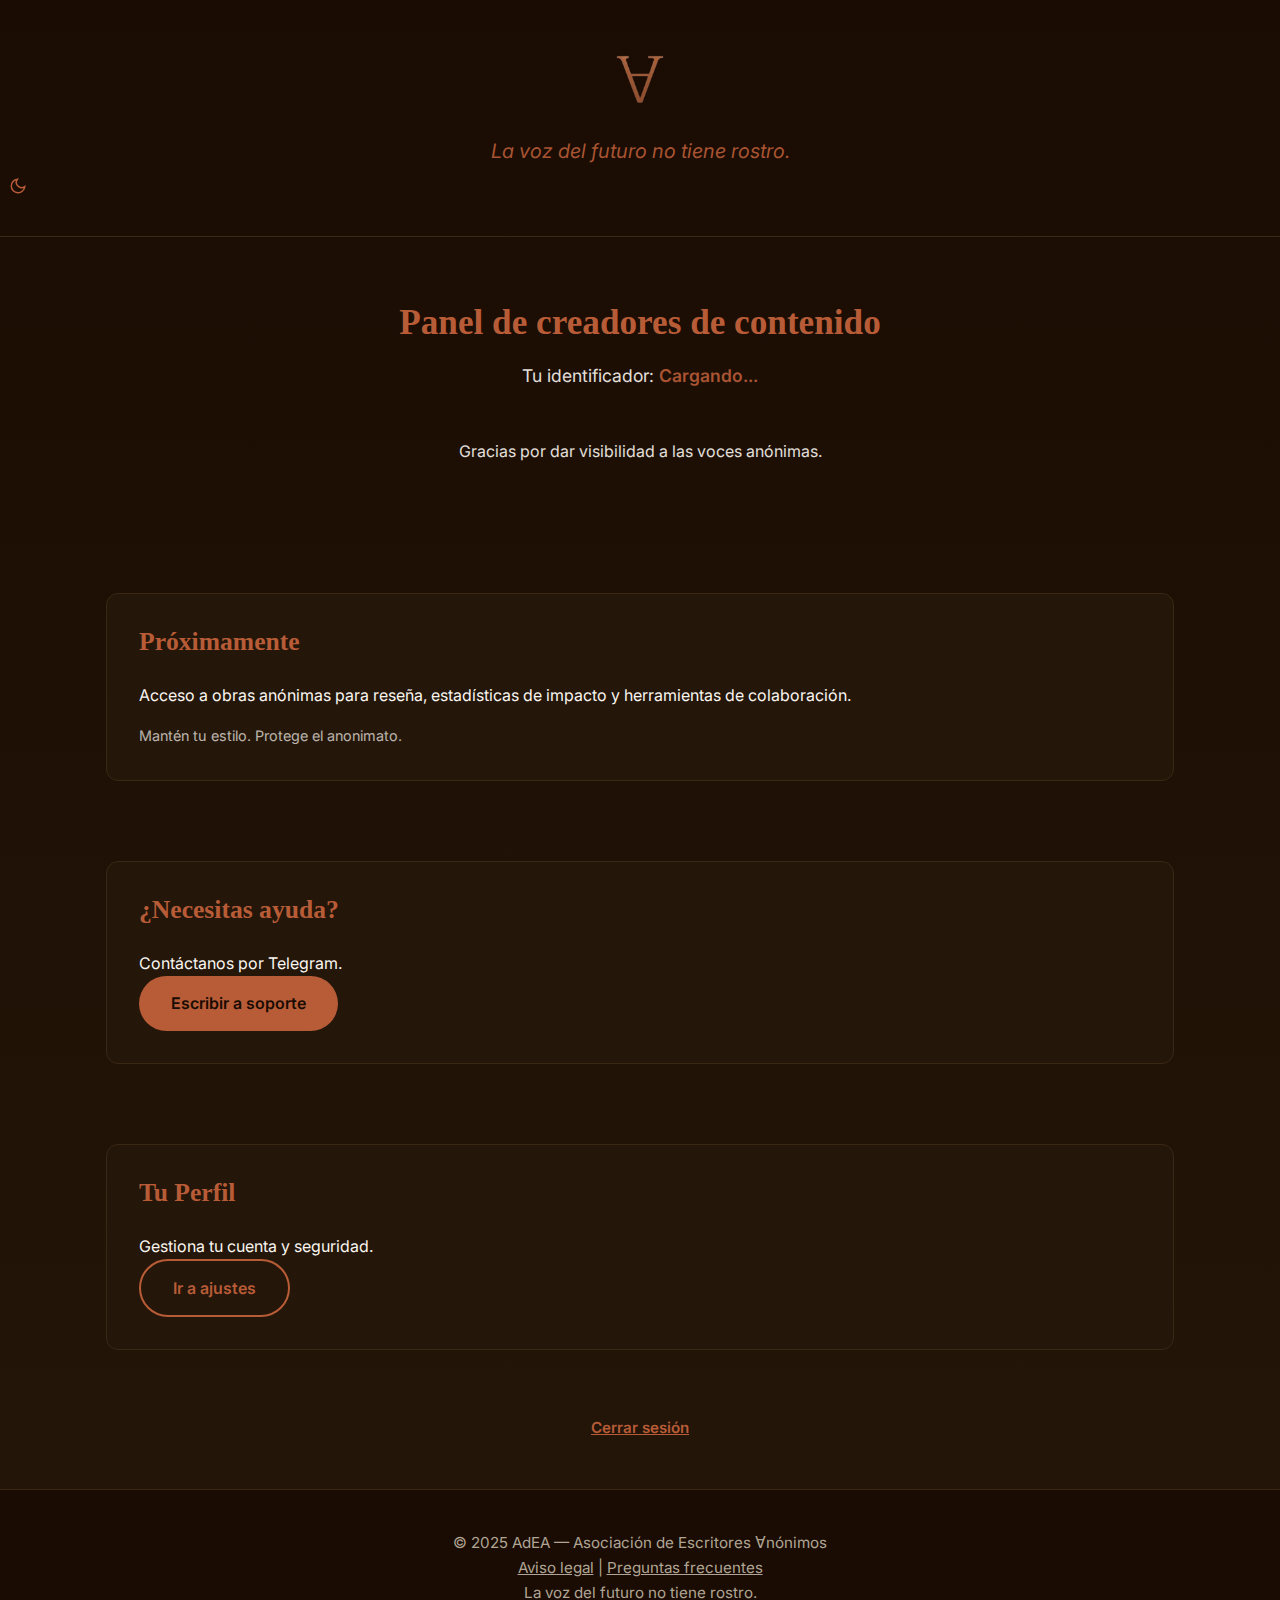
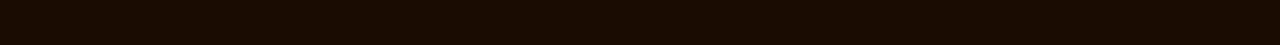
<file: influencers.html>
<!-- influencers.html -->
<!DOCTYPE html>
<html lang="es">

<head>
    <meta charset="UTF-8" />
    <meta name="viewport" content="width=device-width, initial-scale=1.0" />
    <title>Panel de creadores - AdEA</title>
    <meta name="description" content="Panel exclusivo para bookstagramers y booktokers colaboradores de AdEA.">
    <link rel="icon" href="favicon.ico">
    <link rel="apple-touch-icon" sizes="180x180" href="apple-touch-icon.png">
    <link rel="preconnect" href="https://fonts.googleapis.com">
    <link rel="preconnect" href="https://fonts.gstatic.com" crossorigin>
    <link
        href="https://fonts.googleapis.com/css2?family=Lora:wght@400;500;600;700&family=Inter:wght@300;400;500&display=swap"
        rel="stylesheet">
    <link rel="stylesheet" href="./style.css">
    <link rel="stylesheet" href="./style-panel.css">
    <script src="https://npmcdn.com/parse@3.4.0/dist/parse.min.js"></script>
    <script>
        Parse.initialize("S88jCtz1uP0qT7s0Fe1fp9aJzUB7YmjIuHd5o06p", "XlOB40PLJiE7LXcAL4rww2HM4ksg9u6YbEPGRhJz");
        Parse.serverURL = 'https://parseapi.back4app.com/';
    </script>
</head>

<body>
    <header class="header">
        <div class="container">
            <a href="./" class="logo-link">
                <img src="logo.png" alt="AdEA" class="logo">
            </a>
            <p class="tagline">La voz del futuro no tiene rostro.</p>
        </div>
        <button id="theme-toggle" class="theme-toggle">
            <svg xmlns="http://www.w3.org/2000/svg" width="18" height="18" viewBox="0 0 24 24" fill="none"
                stroke="currentColor" stroke-width="2">
                <path d="M21 12.79A9 9 0 1 1 11.21 3 7 7 0 0 0 21 12.79z"></path>
            </svg>
        </button>
    </header>

    <main class="panel-container">
        <div class="container">
            <section class="panel-header">
                <h2>Panel de creadores de contenido</h2>
                <p class="anonymous-id">Tu identificador: <strong id="user-id">Cargando...</strong></p>
                <p>Gracias por dar visibilidad a las voces anónimas.</p>
            </section>

            <section class="panel-section">
                <div class="action-card">
                    <h3>Próximamente</h3>
                    <p>Acceso a obras anónimas para reseña, estadísticas de impacto y herramientas de colaboración.</p>
                    <p class="note">Mantén tu estilo. Protege el anonimato.</p>
                </div>
            </section>

            <!-- Obras recomendadas -->
            <section class="panel-section" id="recomendadas-section" style="display:none;">
                <h3>Obras anónimas para reseña</h3>
                <p>Basado en tus géneros favoritos.</p>
                <div id="obras-grid" class="works-grid"></div>
                <!-- Modal de obra -->
                <div id="obra-modal" class="modal hidden">
                    <div class="modal-content">
                        <button id="close-modal" class="btn btn-text"
                            style="margin-left: auto; margin-bottom: 1rem;">Cerrar</button>
                        <h4>Obra anónima</h4>
                        <!-- Dentro del modal -->
                        <p><strong>Géneros:</strong> <span id="modal-generos"></span></p>
                        <p><strong>Sinopsis:</strong></p>
                        <p id="modal-sinopsis"></p>
                        <div id="modal-accion-container"></div>
                    </div>
                </div>
            </section>

            <!-- Mini-form modal (flotante) -->
            <section class="panel-section">
                <div class="action-card support-card">
                    <h3>¿Necesitas ayuda?</h3>
                    <p>Contáctanos por Telegram.</p>
                    <a href="https://t.me/adea_oficial?text=Hola, soy creador y tengo una duda"
                        class="btn btn-primary">Escribir a soporte</a>
                </div>
            </section>

            <section class="panel-section">
                <div class="action-card">
                    <h3>Tu Perfil</h3>
                    <p>Gestiona tu cuenta y seguridad.</p>
                    <a href="./perfil.html" class="btn btn-secondary">Ir a ajustes</a>
                </div>
            </section>

            <div class="logout-section">
                <button id="logout-btn" class="btn btn-text">Cerrar sesión</button>
            </div>
        </div>
    </main>

    <footer class="footer">
        <div class="container">
            <p>&copy; 2025 AdEA — Asociación de Escritores Ɐnónimos</p>
            <p><a href="./aviso-legal.html">Aviso legal</a> | <a href="./faq.html">Preguntas frecuentes</a></p>
            <p>La voz del futuro no tiene rostro.</p>
        </div>
    </footer>

    <script>
        Parse.initialize("S88jCtz1uP0qT7s0Fe1fp9aJzUB7YmjIuHd5o06p", "XlOB40PLJiE7LXcAL4rww2HM4ksg9u6YbEPGRhJz");
        Parse.serverURL = 'https://parseapi.back4app.com/';

        const currentUser = Parse.User.current();
        if (!currentUser) {
            window.location.href = 'login-influ.html';
        }

        // === Incrementar contador de forma segura ===
        async function incrementarContador(obra, campo) {
            try {
                // Usamos increment para evitar conflictos
                const Obra = Parse.Object.extend("Obras");
                const query = new Parse.Query(Obra);
                const obraFresca = await query.get(obra.id);
                obraFresca.increment(campo, 1);
                await obraFresca.save();
            } catch (error) {
                console.warn("No se pudo actualizar contador:", error);
                // No bloqueamos la UX si falla
            }
        }

        window.incrementarContadorPorId = async (obraId, campo) => {
            const Obra = Parse.Object.extend("Obras");
            const obra = new Obra();
            obra.id = obraId;
            await incrementarContador(obra, campo);
        };

        // === MODAL ===
        function mostrarModal(obra) {
            // ✅ Registrar clic en "Ver sinopsis"
            incrementarContador(obra, "clicksSinopsis");

            const sinopsis = obra.get('sinopsis') || 'Sin sinopsis disponible.';
            const generos = obra.get('genero')?.join(', ') || 'Sin género';
            const idObra = obra.id;
            const influencerPuede = obra.get('influencerpuede') === true;

            document.getElementById('modal-generos').textContent = generos;
            document.getElementById('modal-sinopsis').textContent = sinopsis;

            const btnAccion = document.getElementById('modal-accion-btn');
            const accionContainer = document.getElementById('modal-accion-container');

            if (influencerPuede) {
                accionContainer.innerHTML = `
        <a href="https://t.me/adea_oficial?text=${encodeURIComponent(`Hola, solicito la obra anónima ${idObra} para reseña.`)}"
           class="btn btn-primary"
           onclick="incrementarContadorPorId('${obra.id}', 'clicksAccion')">
            Solicitar colaboración gratuita
        </a>
    `;
            } else {
                accionContainer.innerHTML = `
        <p class="note" style="margin-top: 1rem;">No se aceptan más colaboraciones.</p>
        <a href="https://t.me/adea_oficial?text=${encodeURIComponent(`Hola, me gustaría tener el enlace del libro ${idObra} para comprarlo.`)}"
           class="btn btn-secondary"
           onclick="incrementarContadorPorId('${obra.id}', 'clicksAccion')">
            Comprar libro
        </a>
    `;
            }

            document.getElementById('obra-modal').classList.remove('hidden');
        }

        // === CARGAR OBRAS ===
        async function cargarTodasObras() {
            try {
                const Obra = Parse.Object.extend("Obras");
                const query = new Parse.Query(Obra);
                query.limit(100);
                query.ascending("createdAt");
                const obras = await query.find();

                if (obras.length === 0) return;

                const grid = document.getElementById('obras-grid');
                const section = document.getElementById('recomendadas-section');
                section.style.display = 'block';

                grid.innerHTML = obras.map(obra => {
                    const generos = obra.get('genero')?.join(', ') || 'Sin género';
                    return `
                    <div class="work-card">
                        <p><strong>Género(s):</strong> ${generos}</p>
                        <button class="btn btn-text" onclick="window.__mostrarModal('${obra.id}')">Ver sinopsis</button>
                    </div>
                `;
                }).join('');

                window.__mostrarModal = (obraId) => {
                    const obra = obras.find(o => o.id === obraId);
                    if (obra) mostrarModal(obra);
                };

            } catch (error) {
                console.error("Error al cargar obras:", error);
            }
        }

        // === EVENTOS ===
        document.getElementById('close-modal')?.addEventListener('click', () => {
            document.getElementById('obra-modal').classList.add('hidden');
        });

        // Enviar contador al hacer clic en el botón de acción
        document.getElementById('modal-accion-btn')?.addEventListener('click', (e) => {
            const obraId = window.__obraIdTemporal;
            if (obraId) {
                const Obra = Parse.Object.extend("Obras");
                const obra = new Obra();
                obra.id = obraId;
                incrementarContador(obra, "clicksAccion");
            }
        });

        // Guardar ID temporal para el contador de acción
        window.__mostrarModal = (obraId) => {
            window.__obraIdTemporal = obraId;
            const Obra = Parse.Object.extend("Obras");
            const query = new Parse.Query(Obra);
            query.get(obraId).then(obra => mostrarModal(obra));
        };

        // === INICIO ===
        document.getElementById('user-id').textContent = currentUser.get('username') || 'Sin ID';

        document.getElementById('logout-btn').addEventListener('click', async () => {
            await Parse.User.logOut();
            window.location.href = 'login-influ.html';
        });

        const themeToggle = document.getElementById('theme-toggle');
        if (themeToggle) {
            const htmlEl = document.documentElement;
            const savedTheme = localStorage.getItem('theme') || 'dark';
            if (savedTheme === 'paper') htmlEl.setAttribute('data-theme', 'paper');
            themeToggle.addEventListener('click', () => {
                const t = htmlEl.getAttribute('data-theme') === 'dark' ? 'paper' : 'dark';
                htmlEl.setAttribute('data-theme', t);
                localStorage.setItem('theme', t);
            });
        }

        cargarTodasObras();
    </script>
</body>

</html>
</file>
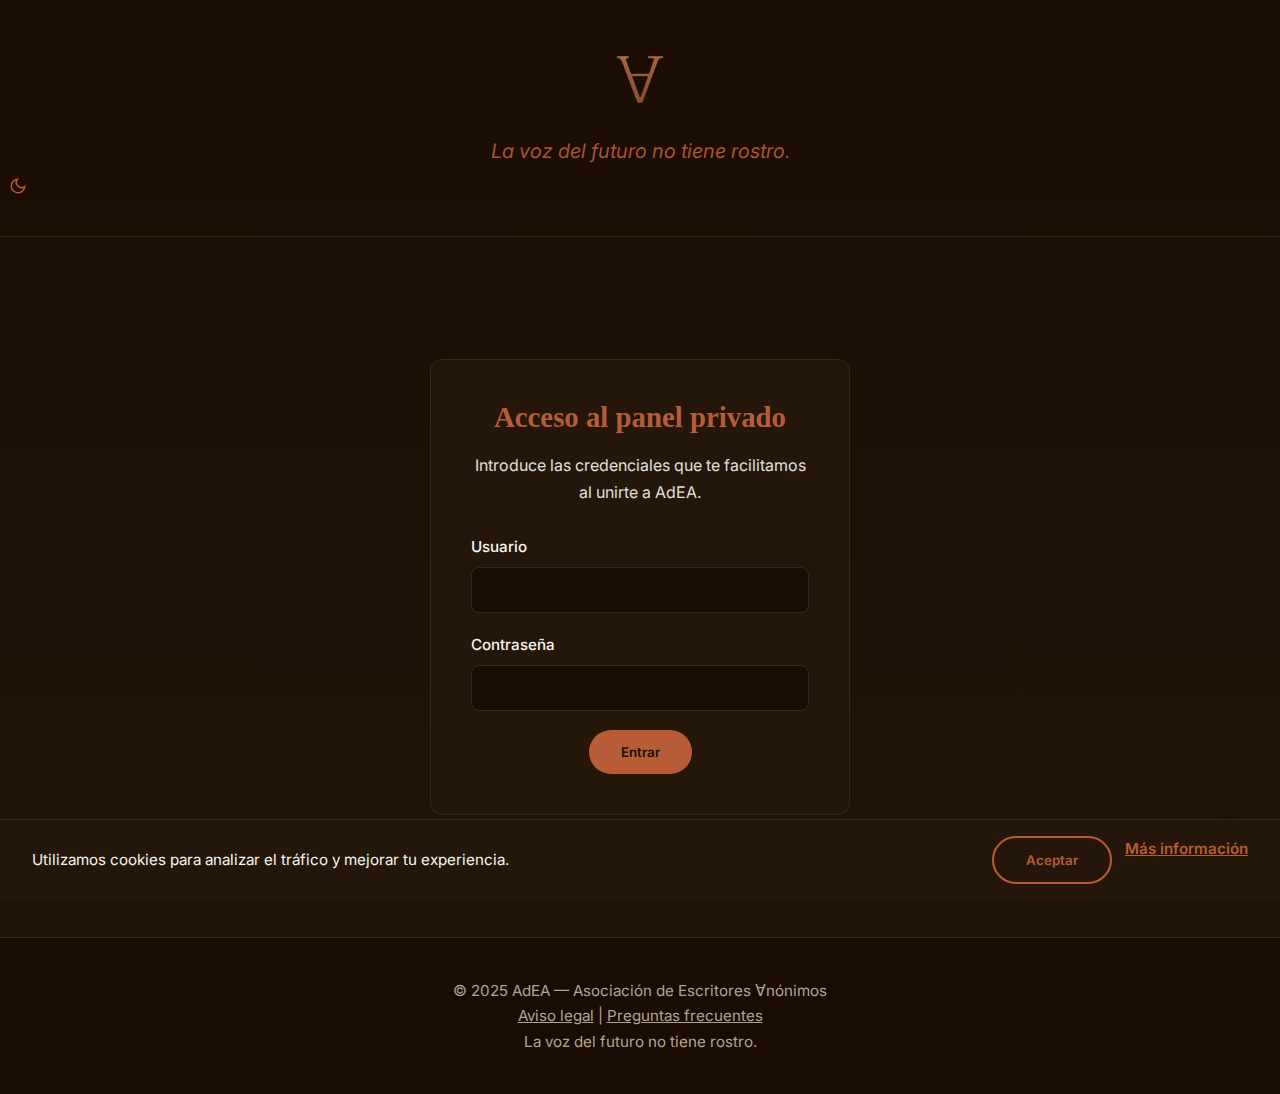
<file: login.html>
<!DOCTYPE html>
<html lang="es">
<head>
    <meta charset="UTF-8" />
    <meta name="viewport" content="width=device-width, initial-scale=1.0" />
    <title>Iniciar sesión - Panel AdEA</title>
    <meta name="description" content="Área privada para autores miembros de AdEA. Accede a tus estadísticas mensuales y gestiona tu perfil.">

    <!-- Favicon -->
    <link rel="icon" href="favicon.ico" type="image/x-icon">
    <link rel="apple-touch-icon" sizes="180x180" href="apple-touch-icon.png">

    <!-- Fuentes -->
    <link rel="preconnect" href="https://fonts.googleapis.com">
    <link rel="preconnect" href="https://fonts.gstatic.com" crossorigin>
    <link href="https://fonts.googleapis.com/css2?family=Lora:wght@400;500;600;700&family=Inter:wght@300;400;500&display=swap" rel="stylesheet">

    <!-- Estilos principales + panel -->
    <link rel="stylesheet" href="./style.css">
    <link rel="stylesheet" href="./style-panel.css">

    <!-- Google Tag Manager -->
    <script>(function(w,d,s,l,i){w[l]=w[l]||[];w[l].push({'gtm.start':new Date().getTime(),event:'gtm.js'});var f=d.getElementsByTagName(s)[0],j=d.createElement(s),dl=l!='dataLayer'?'&l='+l:'';j.async=true;j.src='https://www.googletagmanager.com/gtm.js?id='+i+dl;f.parentNode.insertBefore(j,f);})(window,document,'script','dataLayer','GTM-WJJXN3SD');</script>

    <!-- Meta Pixel -->
    <script>!function(f,b,e,v,n,t,s){if(f.fbq)return;n=f.fbq=function(){n.callMethod?n.callMethod.apply(n,arguments):n.queue.push(arguments)};if(!f._fbq)f._fbq=n;n.push=n;n.loaded=!0;n.version='2.0';n.queue=[];t=b.createElement(e);t.async=!0;t.src=v;s=b.getElementsByTagName(e)[0];s.parentNode.insertBefore(t,s)}(window,document,'script','https://connect.facebook.net/en_US/fbevents.js');fbq('init','870092382345285');fbq('track','PageView');</script>
    <noscript><img height="1" width="1" style="display:none" src="https://www.facebook.com/tr?id=870092382345285&ev=PageView&noscript=1"/></noscript>
</head>
<body>
    <!-- Google Tag Manager (noscript) -->
    <noscript><iframe src="https://www.googletagmanager.com/ns.html?id=GTM-WJJXN3SD" height="0" width="0" style="display:none;visibility:hidden"></iframe></noscript>

    <header class="header">
        <div class="container">
            <a href="./" class="logo-link" aria-label="Ir a la página principal de AdEA">
                <img src="logo.png" alt="AdEA - Asociación de Escritores Ɐnónimos" class="logo">
            </a>
            <p class="tagline">La voz del futuro no tiene rostro.</p>
        </div>
        <button id="theme-toggle" aria-label="Cambiar tema" class="theme-toggle">
            <svg xmlns="http://www.w3.org/2000/svg" width="18" height="18" viewBox="0 0 24 24" fill="none" stroke="currentColor" stroke-width="2">
                <path d="M21 12.79A9 9 0 1 1 11.21 3 7 7 0 0 0 21 12.79z"></path>
            </svg>
        </button>
    </header>

    <main class="login-container">
        <div class="login-card">
            <h2>Acceso al panel privado</h2>
            <p>Introduce las credenciales que te facilitamos al unirte a AdEA.</p>
            
            <form id="login-form">
                <div class="form-group">
                    <label for="username">Usuario</label>
                    <input type="text" id="username" name="username" required autocomplete="username">
                </div>
                <div class="form-group">
                    <label for="password">Contraseña</label>
                    <input type="password" id="password" name="password" required autocomplete="current-password">
                </div>
                <button type="submit" class="btn btn-primary">Entrar</button>
            </form>

            <div id="login-error" class="login-error hidden"></div>
        </div>
    </main>

    <footer class="footer">
        <div class="container">
            <p>&copy; 2025 AdEA — Asociación de Escritores Ɐnónimos</p>
            <p><a href="./aviso-legal.html">Aviso legal</a> | <a href="./faq.html">Preguntas frecuentes</a></p>
            <p>La voz del futuro no tiene rostro.</p>
        </div>
    </footer>

    <!-- Banner de cookies -->
    <div id="cookie-banner" class="cookie-banner hidden">
        <p>Utilizamos cookies para analizar el tráfico y mejorar tu experiencia.</p>
        <div class="cookie-buttons">
            <button id="accept-cookies" class="btn btn-secondary">Aceptar</button>
            <a href="./aviso-legal.html" class="btn btn-text">Más información</a>
        </div>
    </div>

    <!-- Botón flotante de Telegram -->
    <a href="https://t.me/adea_oficial" id="floating-telegram" aria-label="Contactar por Telegram">
        <svg xmlns="http://www.w3.org/2000/svg" width="24" height="24" viewBox="0 0 24 24" fill="none" stroke="currentColor" stroke-width="2" stroke-linecap="round" stroke-linejoin="round">
            <path d="M21 15a2 2 0 0 1-2 2H7l-4 4V5a2 2 0 0 1 2-2h14a2 2 0 0 1 2 2z"></path>
        </svg>
    </a>

    <!-- Parse SDK + script del panel -->
    <script src="https://npmcdn.com/parse@3.4.0/dist/parse.min.js"></script>
    <script src="./script-panel.js"></script>
</body>
</html>
</file>
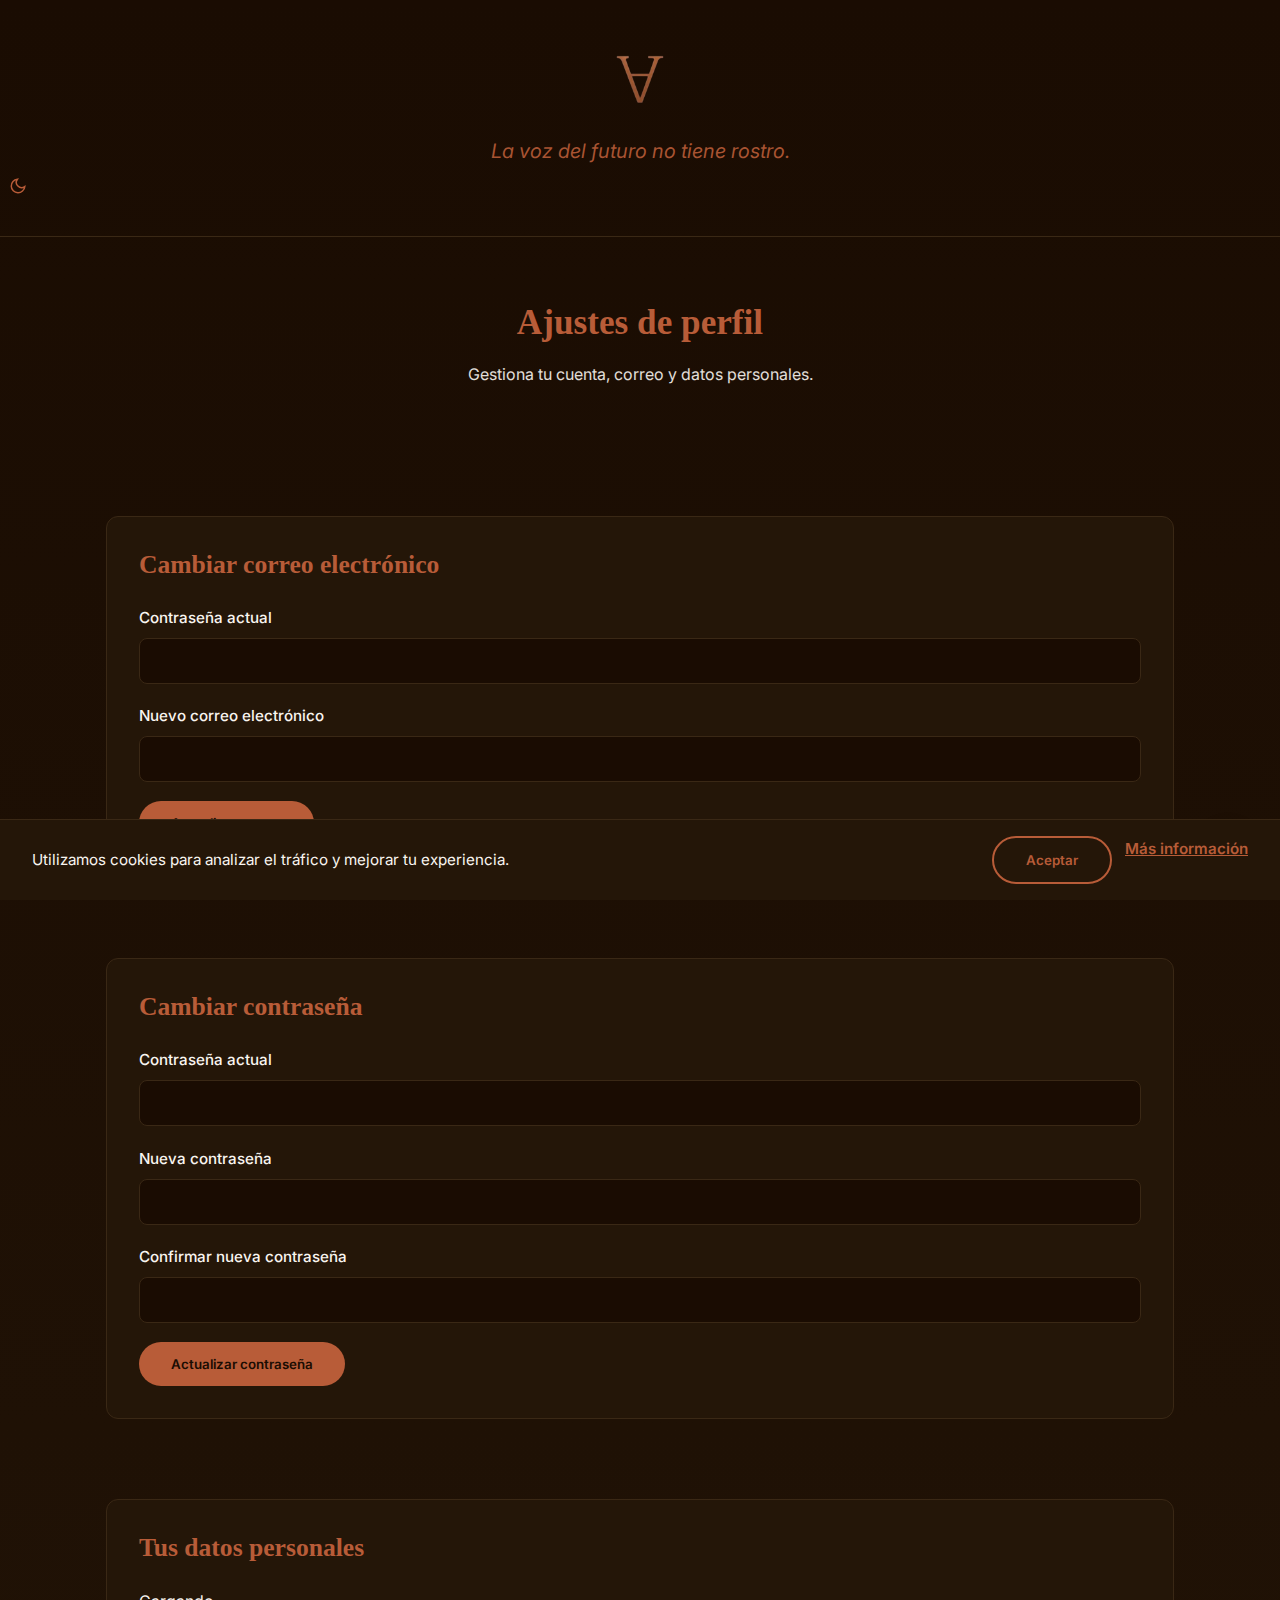
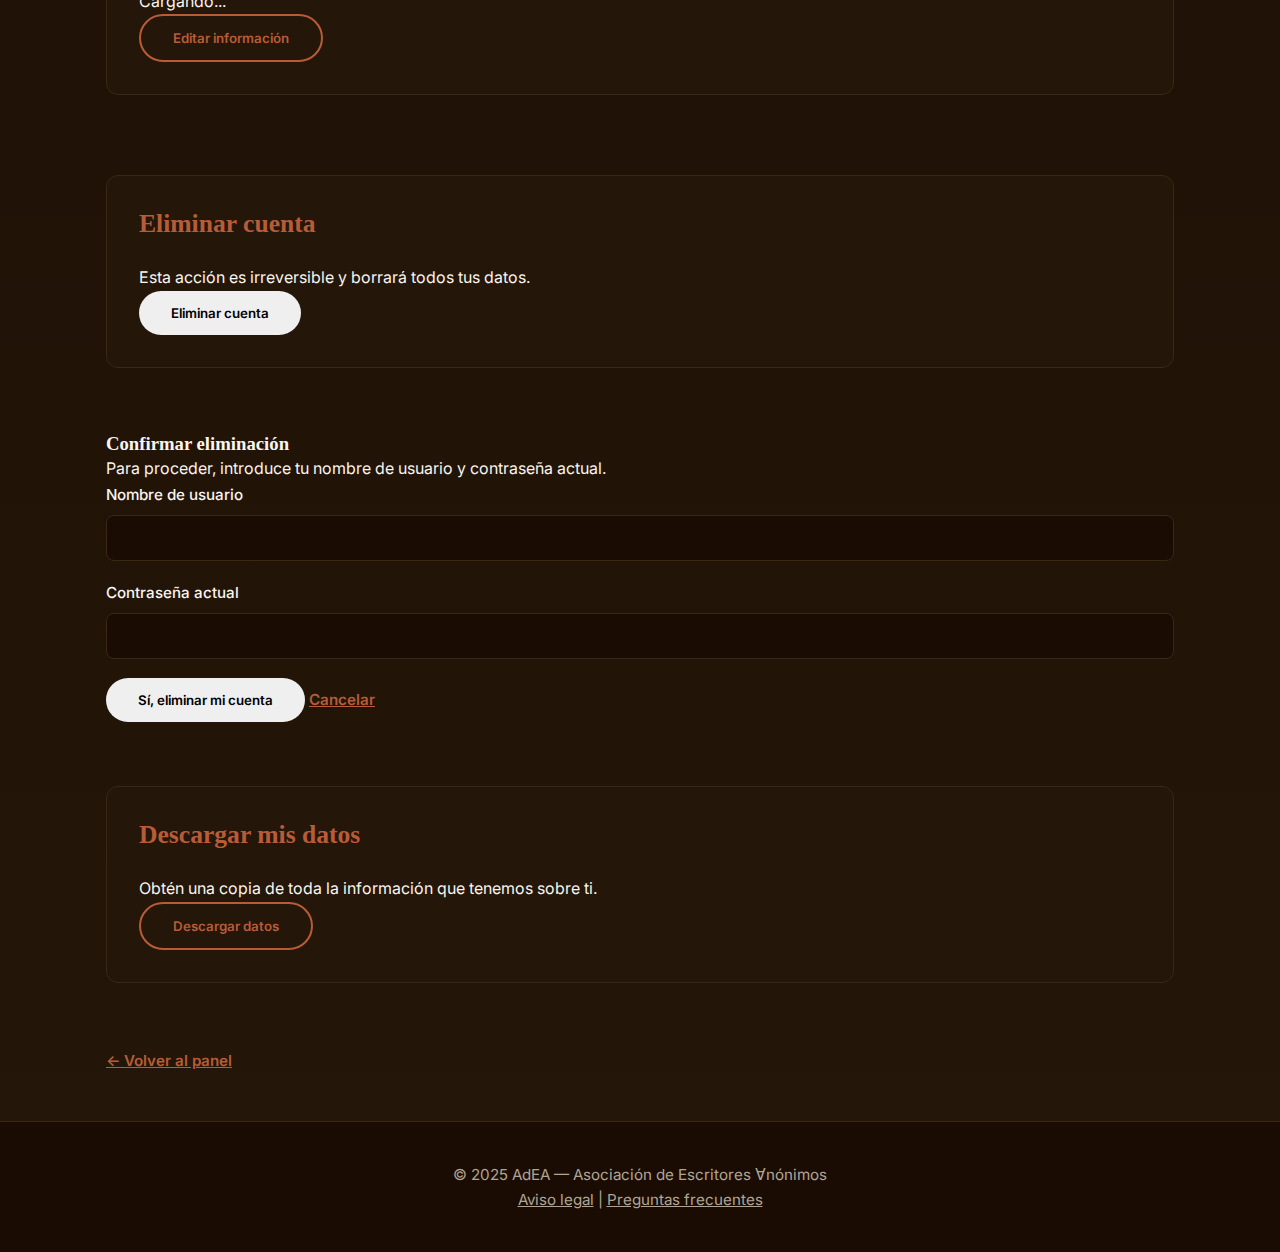
<file: perfil.html>
<!DOCTYPE html>
<html lang="es">

<head>
    <meta charset="UTF-8" />
    <meta name="viewport" content="width=device-width, initial-scale=1.0" />
    <title>Ajustes de perfil - AdEA</title>
    <meta name="description"
        content="Gestiona tu contraseña, correo, datos personales y cuenta en el panel privado de AdEA.">
    <link rel="icon" href="./favicon.ico">
    <link rel="preconnect" href="https://fonts.googleapis.com  ">
    <link rel="preconnect" href="https://fonts.gstatic.com  " crossorigin>
    <link
        href="https://fonts.googleapis.com/css2?family=Lora:wght@400;500;600;700&family=Inter:wght@300;400;500&display=swap"
        rel="stylesheet">
    <link rel="stylesheet" href="./style.css">
    <link rel="stylesheet" href="./style-panel.css">
    <!-- GTM + Meta Pixel -->
    <script>(function (w, d, s, l, i) { w[l] = w[l] || []; w[l].push({ 'gtm.start': new Date().getTime(), event: 'gtm.js' }); var f = d.getElementsByTagName(s)[0], j = d.createElement(s), dl = l != 'dataLayer' ? '&l=' + l : ''; j.async = true; j.src = '  https://www.googletagmanager.com/gtm.js?id=' + i + dl; f.parentNode.insertBefore(j, f); })(window, document, 'script', 'dataLayer', 'GTM-WJJXN3SD');</script>
    <script>!function (f, b, e, v, n, t, s) { if (f.fbq) return; n = f.fbq = function () { n.callMethod ? n.callMethod.apply(n, arguments) : n.queue.push(arguments) }; if (!f._fbq) f._fbq = n; n.push = n; n.loaded = !0; n.version = '2.0'; n.queue = []; t = b.createElement(e); t.async = !0; t.src = v; s = b.getElementsByTagName(e)[0]; s.parentNode.insertBefore(t, s) }(window, document, 'script', '  https://connect.facebook.net/en_US/fbevents.js  '); fbq('init', '870092382345285'); fbq('track', 'PageView');</script>
    <noscript><img height="1" width="1" style="display:none"
            src="https://www.facebook.com/tr?id=870092382345285&ev=PageView&noscript=1" /></noscript>
</head>

<body>
    <noscript><iframe src="  https://www.googletagmanager.com/ns.html?id=GTM-WJJXN3SD" height="0" width="0"
            style="display:none;visibility:hidden"></iframe></noscript>
    <header class="header">
        <div class="container">
            <a href="./" class="logo-link" aria-label="Ir a la página principal de AdEA">
                <img src="./logo.png" alt="AdEA - Asociación de Escritores Ɐnónimos" class="logo">
            </a>
            <p class="tagline">La voz del futuro no tiene rostro.</p>
        </div>
        <button id="theme-toggle" class="theme-toggle">
            <svg xmlns="http://www.w3.org/2000/svg" width="18" height="18" viewBox="0 0 24 24" fill="none"
                stroke="currentColor" stroke-width="2">
                <path d="M21 12.79A9 9 0 1 1 11.21 3 7 7 0 0 0 21 12.79z"></path>
            </svg>
        </button>
    </header>
    <main class="panel-container">
        <div class="container">
            <section class="panel-header">
                <h2>Ajustes de perfil</h2>
                <p>Gestiona tu cuenta, correo y datos personales.</p>
            </section>



            <!-- Sección: Cambio de correo -->
            <section class="panel-section">
                <div class="action-card">
                    <form id="change-email-form">
                        <h3>Cambiar correo electrónico</h3>
                        <div class="form-group">
                            <label for="current-password-email">Contraseña actual</label>
                            <input type="password" id="current-password-email" required autocomplete="current-password">
                        </div>
                        <div class="form-group">
                            <label for="new-email">Nuevo correo electrónico</label>
                            <input type="email" id="new-email" required>
                        </div>
                        <button type="submit" class="btn btn-primary">Actualizar correo</button>
                    </form>
                    <div id="email-message" class="login-error hidden"></div>
                </div>
            </section>

            <section class="panel-section">
                <div class="action-card">
                    <form id="change-password-form">
                        <h3>Cambiar contraseña</h3>
                        <div class="form-group">
                            <label for="current-password">Contraseña actual</label>
                            <input type="password" id="current-password" required autocomplete="current-password">
                        </div>
                        <div class="form-group">
                            <label for="new-password">Nueva contraseña</label>
                            <input type="password" id="new-password" required minlength="6" autocomplete="new-password">
                        </div>
                        <div class="form-group">
                            <label for="confirm-password">Confirmar nueva contraseña</label>
                            <input type="password" id="confirm-password" required minlength="6"
                                autocomplete="new-password">
                        </div>
                        <button type="submit" class="btn btn-primary">Actualizar contraseña</button>
                    </form>
                    <div id="password-message" class="login-error hidden"></div>
                </div>
            </section>

            <!-- Sección: Visualización y edición de datos -->
            <section class="panel-section">
                <div class="action-card">
                    <h3>Tus datos personales</h3>
                    <div id="user-info-display">
                        <p>Cargando...</p>
                    </div>
                    <div id="edit-user-info-form" style="display: none;">
                        <h4>Editar información</h4>
                        <div class="form-group">
                            <label for="edit-username">Nombre de usuario</label>
                            <input type="text" id="edit-username" disabled>
                            <!-- Parse no permite cambiar username fácilmente -->
                        </div>
                        <div class="form-group">
                            <label for="edit-nombre-artistico">Nombre artístico</label>
                            <input type="text" id="edit-nombre-artistico">
                        </div>
                        <div class="form-group">
                            <label for="edit-pais">País</label>
                            <input type="text" id="edit-pais">
                        </div>
                        <div class="form-group">
                            <label for="edit-autorinflu">Tipo de usuario</label>
                            <input type="text" id="edit-autorinflu" disabled> <!-- Solo lectura -->
                        </div>
                        <button id="save-user-info-btn" class="btn btn-primary">Guardar cambios</button>
                        <button id="cancel-edit-btn" class="btn btn-text">Cancelar</button>
                    </div>
                    <button id="edit-user-info-btn" class="btn btn-secondary">Editar información</button>
                </div>
            </section>

            <!-- Sección: Eliminar cuenta -->
            <section class="panel-section">
                <div class="action-card">
                    <h3>Eliminar cuenta</h3>
                    <p>Esta acción es irreversible y borrará todos tus datos.</p>
                    <button id="delete-account-btn" class="btn btn-danger">Eliminar cuenta</button>
                </div>
            </section>
            <div id="toast-container"></div>

            <!-- Formulario de confirmación para eliminar cuenta (influye) -->
            <div id="delete-confirmation-modal" class="modal hidden">
                <div class="modal-content">
                    <h3>Confirmar eliminación</h3>
                    <p>Para proceder, introduce tu nombre de usuario y contraseña actual.</p>
                    <!-- Añadimos el <form> aquí -->
                    <form id="delete-account-confirmation-form">
                        <div class="form-group">
                            <label for="confirm-username">Nombre de usuario</label>
                            <input type="text" id="confirm-username" required>
                        </div>
                        <div class="form-group">
                            <label for="confirm-password">Contraseña actual</label>
                            <!-- Añadimos el atributo autocomplete -->
                            <input type="password" id="confirm-password" required autocomplete="current-password">
                        </div>
                        <div class="form-group">
                            <button type="submit" id="confirm-delete-btn" class="btn btn-danger">Sí, eliminar mi
                                cuenta</button>
                            <button type="button" id="cancel-delete-btn" class="btn btn-text">Cancelar</button>
                        </div>
                    </form>
                </div>
            </div>

            <!-- Sección: Descargar mis datos -->
            <section class="panel-section">
                <div class="action-card">
                    <h3>Descargar mis datos</h3>
                    <p>Obtén una copia de toda la información que tenemos sobre ti.</p>
                    <button id="download-data-btn" class="btn btn-secondary">Descargar datos</button>
                </div>
            </section>

            <div class="back-to-panel">
                <a href="./panel.html" class="btn btn-text">← Volver al panel</a>
            </div>
        </div>
    </main>
    <footer class="footer">
        <div class="container">
            <p>&copy; 2025 AdEA — Asociación de Escritores Ɐnónimos</p>
            <p><a href="./aviso-legal.html">Aviso legal</a> | <a href="./faq.html">Preguntas frecuentes</a></p>
        </div>
    </footer>
    <div id="cookie-banner" class="cookie-banner hidden">
        <p>Utilizamos cookies para analizar el tráfico y mejorar tu experiencia.</p>
        <div class="cookie-buttons">
            <button id="accept-cookies" class="btn btn-secondary">Aceptar</button>
            <a href="./aviso-legal.html" class="btn btn-text">Más información</a>
        </div>
    </div>
    <a href="  https://t.me/adea_oficial  " id="floating-telegram" aria-label="Contactar por Telegram">
        <svg xmlns="http://www.w3.org/2000/svg" width="24" height="24" viewBox="0 0 24 24" fill="none"
            stroke="currentColor" stroke-width="2">
            <path d="M21 15a2 2 0 0 1-2 2H7l-4 4V5a2 2 0 0 1 2-2h14a2 2 0 0 1 2 2z"></path>
        </svg>
    </a>
    <script src="https://npmcdn.com/parse@3.4.0/dist/parse.min.js  "></script>
    <script src="./script-panel.js"></script>
</body>

</html>
</file>
<file: style-panel.css>
/* === LOGIN === */
.login-container {
    display: flex;
    justify-content: center;
    align-items: center;
    min-height: calc(100vh - 200px);
    padding: 2rem 1rem;
}

.login-card {
    background: var(--bg-light);
    border: 1px solid var(--border);
    border-radius: var(--radius);
    padding: 2.5rem;
    width: 100%;
    max-width: 420px;
    text-align: center;
}

.login-card h2 {
    color: var(--accent);
    margin-bottom: 1rem;
    font-size: 1.8rem;
}

.login-card p {
    opacity: 0.9;
    margin-bottom: 1.8rem;
    font-size: 1rem;
}

.form-group {
    margin-bottom: 1.2rem;
    text-align: left;
}

.form-group label {
    display: block;
    margin-bottom: 0.5rem;
    font-weight: 500;
}

.form-group input,
.form-group select,
.form-group textarea {
    width: 100%;
    padding: 12px;
    border: 1px solid var(--border);
    border-radius: 8px;
    background: var(--bg);
    color: var(--text);
    font-family: 'Inter', sans-serif;
    font-size: 1rem;
}

.form-group input:focus {
    outline: none;
    border-color: var(--accent);
}

.form-group textarea {
    resize: vertical;
}

.radio-group {
    display: flex;
    gap: 1.5rem;
}

.radio-group label {
    display: flex;
    align-items: center;
    gap: 0.5rem;
    cursor: pointer;
}

.login-error {
    color: #ff6b6b;
    margin-top: 1rem;
    padding: 0.8rem;
    background: rgba(255, 107, 107, 0.1);
    border-radius: 8px;
    text-align: center;
}

.login-error.hidden {
    display: none;
}

/* === PANEL === */
.panel-container {
    padding-block: 3rem;
}

.panel-header h2 {
    color: var(--accent);
    text-align: center;
    margin-bottom: 1rem;
}

.panel-header p {
    text-align: center;
    max-width: 700px;
    margin: 0 auto 3rem;
    opacity: 0.9;
}

.anonymous-id {
    text-align: center;
    font-size: 1.1rem;
    opacity: 0.85;
    margin-bottom: 2rem;
}

.anonymous-id strong {
    color: var(--accent);
    font-weight: 600;
}

/* Recordatorio */
.survey-reminder {
    background: rgba(184, 92, 56, 0.1);
    border: 1px solid var(--accent);
    border-radius: var(--radius);
    padding: 1.5rem;
    text-align: center;
    margin-bottom: 2rem;
}

.survey-reminder p {
    margin-bottom: 1rem;
    font-weight: 500;
}

/* Informe */
.stats-section h3 {
    text-align: center;
    margin-bottom: 2rem;
    color: var(--accent);
}

.report-selector {
    display: flex;
    justify-content: center;
    margin-bottom: 2rem;
    max-width: 320px;
    margin-left: auto;
    margin-right: auto;
}

.report-select {
    width: 100%;
    padding: 10px 16px;
    border: 1px solid var(--border);
    border-radius: 8px;
    background: var(--bg);
    color: var(--text);
    font-family: 'Inter', sans-serif;
    font-size: 1rem;
    appearance: none;
    background-image: url("data:image/svg+xml,%3csvg xmlns='http://www.w3.org/2000/svg' viewBox='0 0 16 16'%3e%3cpath fill='none' stroke='%23B85C38' stroke-linecap='round' stroke-linejoin='round' stroke-width='2' d='M2 5l6 6 6-6'/%3e%3c/svg%3e");
    background-repeat: no-repeat;
    background-position: right 12px center;
    background-size: 16px;
    padding-right: 40px;
}

.report-select:focus {
    outline: none;
    border-color: var(--accent);
}

.stats-grid {
    display: grid;
    grid-template-columns: repeat(auto-fit, minmax(200px, 1fr));
    gap: 1.5rem;
    margin-bottom: 3rem;
}

.stat-card {
    background: var(--bg-light);
    border: 1px solid var(--border);
    border-radius: var(--radius);
    padding: 1.5rem;
    text-align: center;
}

.stat-value {
    font-size: 2rem;
    font-weight: 700;
    color: var(--accent);
    margin: 0.5rem 0;
}

/* Obras */
.works-grid {
    display: grid;
    grid-template-columns: repeat(auto-fit, minmax(280px, 1fr));
    gap: 1.5rem;
    margin-bottom: 1.5rem;
}

.work-card {
    background: var(--bg);
    border: 1px solid var(--border);
    border-radius: var(--radius);
    padding: 1.5rem;
}

.work-genre {
    font-size: 0.95rem;
    opacity: 0.85;
    margin: 0.5rem 0;
}

.work-status {
    display: inline-block;
    background: rgba(184, 92, 56, 0.2);
    color: var(--accent);
    padding: 0.25rem 0.75rem;
    border-radius: 20px;
    font-size: 0.85rem;
    font-weight: 600;
}

.no-works {
    text-align: center;
    opacity: 0.8;
    grid-column: 1 / -1;
}

.work-link {
    display: inline-block;
    margin-top: 0.8rem;
    color: var(--accent);
    text-decoration: underline;
    font-size: 0.95rem;
}

/* Planes */
.plans-grid {
    display: grid;
    grid-template-columns: repeat(auto-fit, minmax(140px, 1fr));
    gap: 1rem;
    margin-bottom: 1.5rem;
}

.plan-item {
    background: var(--bg);
    border: 1px solid var(--border);
    border-radius: var(--radius);
    padding: 1.2rem;
    text-align: center;
    position: relative;
}

.plan-item h4 {
    margin-bottom: 0.5rem;
    font-size: 1.1rem;
}

.plan-item.inactive {
    opacity: 0.6;
}

.plan-item.current {
    border-color: var(--accent);
    background: rgba(184, 92, 56, 0.05);
}

.current-badge {
    position: absolute;
    top: -10px;
    right: -10px;
    background: var(--accent);
    color: var(--bg);
    font-size: 0.75rem;
    padding: 0.2rem 0.6rem;
    border-radius: 20px;
    font-weight: 700;
}

.upgrade-suggestion {
    background: var(--bg-light);
    padding: 1.5rem;
    border-radius: var(--radius);
    margin-top: 1.5rem;
    text-align: center;
}

.upgrade-suggestion p {
    margin-bottom: 1rem;
}

/* Soporte */
.support-card {
    border-left: 3px solid var(--accent);
}

/* Acciones genéricas */
.panel-section {
    margin: 3rem 0;
}

.panel-section h3 {
    color: var(--accent);
    margin-bottom: 1.5rem;
    font-size: 1.6rem;
}

.action-card {
    background: var(--bg-light);
    border: 1px solid var(--border);
    border-radius: var(--radius);
    padding: 2rem;
}

.note {
    font-size: 0.9rem;
    opacity: 0.7;
    margin-top: 1rem;
}

/* Cierre de sesión */
.logout-section {
    text-align: center;
    margin-top: 2rem;
}

/* Responsive */
@media (max-width: 480px) {
    .login-card {
        padding: 1.8rem;
    }

    .login-card h2 {
        font-size: 1.6rem;
    }

    .works-grid,
    .plans-grid {
        grid-template-columns: 1fr;
    }
}

/* Filtros de informe */
.report-filters {
    display: flex;
    flex-wrap: wrap;
    gap: 0.8rem;
    justify-content: center;
    margin-bottom: 2rem;
    max-width: 600px;
    margin-left: auto;
    margin-right: auto;
}

.filter-select {
    flex: 1;
    min-width: 140px;
    padding: 10px 16px;
    border: 1px solid var(--border);
    border-radius: 8px;
    background: var(--bg);
    color: var(--text);
    font-family: 'Inter', sans-serif;
    font-size: 1rem;
    appearance: none;
    background-image: url("data:image/svg+xml,%3csvg xmlns='http://www.w3.org/2000/svg' viewBox='0 0 16 16'%3e%3cpath fill='none' stroke='%23B85C38' stroke-linecap='round' stroke-linejoin='round' stroke-width='2' d='M2 5l6 6 6-6'/%3e%3c/svg%3e");
    background-repeat: no-repeat;
    background-position: right 12px center;
    background-size: 16px;
    padding-right: 40px;
}

.filter-select:focus {
    outline: none;
    border-color: var(--accent);
}
</file>
<file: style.css>
/* === RESET Y VARIABLES === */
* {
  margin: 0;
  padding: 0;
  box-sizing: border-box;
}

:root {
  --bg: #1a0c02;
  --bg-light: #241608;
  --text: #f9f5f0;
  --accent: #B85C38;
  --accent-dark: #9a4c2f;
  --border: #3a2815;
  --radius: 12px;
  --transition: all 0.25s ease;
}

:root[data-theme="paper"] {
  --bg: #f8f3e9;
  --bg-light: #e9e2d4;
  --text: #3a2f20;
  --border: #e1dac9;
}

/* === BASE === */
body {
  font-family: 'Inter', system-ui, -apple-system, sans-serif;
  /* Eliminamos el background-color sólido */
  /* background-color: var(--bg); */
  color: var(--text);
  line-height: 1.65;
  overflow-x: hidden;

  /* Añadimos el degradado como fondo del body */
  background: linear-gradient(to bottom,
      var(--bg),
      /* Color oscuro en la parte superior */
      var(--bg-light),
      /* Color más claro en la parte inferior */
      #f8f3e9
      /* Color beige muy claro en el pie (opcional, para suavizar) */
    );
  /* Aseguramos que el degradado cubra toda la altura de la ventana */
  min-height: 100vh;
  /* Para que el degradado sea suave y no tenga bandas */
  background-size: 100% 200%;
}

h1,
h2,
h3,
h4 {
  font-family: 'Cormorant Garamond', serif;
  font-weight: 600;
  line-height: 1.25;
}

a {
  text-decoration: none;
  color: inherit;
}

img {
  max-width: 100%;
  height: auto;
}

.container {
  width: min(1100px, 94vw);
  margin-inline: auto;
  padding-inline: 1rem;
}

/* === HEADER === */
.header {
  padding-block: 2rem;
  border-bottom: 1px solid var(--border);
  position: relative;
  text-align: center;
}

.logo-link {
  display: inline-block;
  text-decoration: none;
}

.logo {
  height: 80px;
  margin: 0 auto 1rem;
  display: block;
}

.tagline {
  font-style: italic;
  color: var(--accent);
  font-size: 1.25rem;
  opacity: 0.9;
}

.header-actions {
  position: absolute;
  top: 1.5rem;
  right: 1.5rem;
  display: flex;
  gap: 1.2rem;
  align-items: center;
}

.writer-area-link {
  display: flex;
  align-items: center;
  gap: 0.5rem;
  color: var(--accent);
  font-size: 0.95rem;
  font-weight: 500;
  text-decoration: none;
  padding: 0.4rem 0.6rem;
  border-radius: 6px;
  transition: background 0.2s;
  white-space: nowrap;
}

.writer-area-link:hover {
  background: rgba(184, 92, 56, 0.1);
}

.writer-area-link svg {
  flex-shrink: 0;
  width: 18px;
  height: 18px;
}

.theme-toggle {
  background: transparent;
  border: none;
  color: var(--accent);
  cursor: pointer;
  padding: 0.4rem;
  border-radius: 6px;
  transition: var(--transition);
  display: flex;
  align-items: center;
  justify-content: center;
  width: 36px;
  height: 36px;
}

.theme-toggle:hover {
  background: rgba(184, 92, 56, 0.1);
}

/* === Responsive: en móvil, usar diseño en columna === */
@media (max-width: 1023px) {
  .header {
    padding-block: 1.5rem;
    display: flex;
    flex-wrap: wrap;
    justify-content: space-between;
    align-items: center;
    text-align: left;
    position: relative;
  }

  .header .container {
    display: flex;
    flex-wrap: wrap;
    justify-content: space-between;
    align-items: center;
    gap: 1rem;
    padding-inline: 0;
    width: 100%;
  }

  .logo-link {
    display: flex;
    flex-direction: column;
    align-items: center;
    text-align: center;
  }

  .logo {
    height: 60px;
    margin: 0 0 0.5rem 0;
  }

  .tagline {
    font-size: 1.1rem;
    margin-top: 0;
  }

  .header-actions {
    position: static;
    order: 3;
    width: 100%;
    justify-content: center;
    gap: 1rem;
    flex-wrap: wrap;
  }
}

/* === SECCIONES GENERALES === */
section {
  padding-block: 1rem;
  /* Eliminamos el fondo de las secciones individuales */
  /* background: var(--bg); */
  /* background: var(--bg-light); */
}

section h2 {
  font-size: 2.2rem;
  color: var(--accent);
  text-align: center;
  margin-bottom: 2.5rem;
}

.section-intro {
  text-align: center;
  max-width: 700px;
  margin: 0 auto 2.5rem;
  font-size: 1.1rem;
  opacity: 0.9;
}

/* === HERO === */
.hero {
  padding-block: 5rem;
  text-align: center;
  /* Eliminamos el fondo del hero */
  /* background: linear-gradient(to bottom, var(--bg), var(--bg-light)); */
}

.hero h1 {
  font-size: 2.8rem;
  color: var(--accent);
  margin-bottom: 1.2rem;
}

.subtitle {
  font-size: 1.2rem;
  max-width: 700px;
  margin: 0 auto 2rem;
  opacity: 0.95;
}

/* === SERVICIOS === */
.services-grid {
  display: grid;
  grid-template-columns: repeat(auto-fit, minmax(260px, 1fr));
  gap: 2rem;
  margin-top: 2rem;
}

.service-card {
  /* Mantenemos el fondo de las tarjetas para que destaquen */
  background: var(--bg-light);
  padding: 2rem;
  border-radius: var(--radius);
  border: 1px solid var(--border);
  transition: var(--transition);
}

.service-card:hover {
  transform: translateY(-6px);
  border-color: var(--accent);
}

.service-card h3 {
  color: var(--accent);
  margin-bottom: 1rem;
  font-size: 1.35rem;
}

/* === SUSCRIPCIÓN === */
.subscription-details {
  max-width: 750px;
  margin: 2.5rem auto;
  font-size: 1.1rem;
  line-height: 1.8;
  opacity: 0.9;
}

/* === PLANES === */
.pricing-toggle {
  display: flex;
  justify-content: center;
  gap: 1rem;
  margin: 2rem auto 2.5rem;
  max-width: 400px;
}

.toggle-btn {
  flex: 1;
  padding: 12px;
  /* Mantenemos el fondo de los botones de toggle */
  background: var(--bg-light);
  border: 1px solid var(--border);
  color: var(--text);
  font-family: 'Lora', serif;
  font-weight: 600;
  border-radius: 8px;
  cursor: pointer;
  transition: var(--transition);
}

.toggle-btn.active {
  background: var(--accent);
  color: var(--bg);
  border-color: var(--accent);
}

.pricing-grid {
  display: grid;
  grid-template-columns: repeat(auto-fit, minmax(240px, 1fr));
  gap: 1.8rem;
  margin: 2rem 0;
}

.plan-card {
  /* Mantenemos el fondo de las tarjetas de plan */
  background: var(--bg);
  border: 1px solid var(--border);
  border-radius: 16px;
  padding: 1.8rem;
  text-align: center;
  transition: var(--transition);
}

.plan-card:hover {
  transform: translateY(-4px);
  box-shadow: 0 6px 20px rgba(0, 0, 0, 0.3);
}

.plan-name {
  font-size: 1.4rem;
  color: var(--accent);
  margin: 0.8rem 0 1rem;
  font-weight: 700;
}

.plan-price {
  font-size: 2rem;
  font-weight: 700;
  margin: 0.8rem 0;
}

.plan-equivalent {
  display: block;
  font-size: 0.9rem;
  opacity: 0.85;
  margin-bottom: 0.8rem;
}

.plan-investment {
  font-size: 0.95rem;
  color: #b0a595;
  margin: 0.8rem 0;
}

.plan-buttons .btn {
  padding: 10px;
  font-size: 0.95rem;
  width: 100%;
}

.plan-note {
  font-size: 0.85rem;
  opacity: 0.8;
  margin-top: 0.8rem;
}

.custom-plan {
  text-align: center;
  margin-top: 3rem;
  padding: 2rem;
  /* Mantenemos el fondo del plan personalizado */
  background: var(--bg-light);
  border-radius: 16px;
  border: 1px solid var(--border);
}

.custom-plan h3 {
  color: var(--accent);
  margin-bottom: 0.8rem;
}

/* === TRANSPARENCIA === */
.transparency-chart {
  margin-top: 2rem;
  padding: 1.5rem;
  /* Mantenemos el fondo del gráfico de transparencia */
  background: var(--bg-light);
  border-radius: var(--radius);
  border: 1px solid var(--border);
}

.transparency-chart h3 {
  text-align: center;
  margin-bottom: 1.5rem;
  color: var(--accent);
}

.chart-row {
  display: flex;
  align-items: center;
  margin-bottom: 1rem;
}

.chart-label {
  flex: 4;
  font-size: 0.95rem;
}

.chart-bar {
  flex: 3;
  height: 12px;
  background: var(--border);
  border-radius: 6px;
  overflow: hidden;
  margin: 0 1rem;
}

.chart-bar span {
  display: block;
  height: 100%;
  border-radius: 5px;
}

.chart-value {
  width: 40px;
  text-align: right;
  font-weight: 600;
  font-size: 0.9rem;
}

/* === PRÓXIMOS PASOS === */
.next-steps {
  margin-top: 3rem;
  padding-top: 2rem;
  /* Eliminamos el borde superior, ya que el degradado lo hace innecesario */
  /* border-top: 1px solid var(--border); */
}

.next-steps h3 {
  text-align: center;
  margin-bottom: 2rem;
  color: var(--accent);
}

.steps-grid {
  display: grid;
  grid-template-columns: repeat(auto-fit, minmax(260px, 1fr));
  gap: 2rem;
  max-width: 900px;
  margin: 0 auto;
}

.step-item {
  display: flex;
  gap: 1rem;
  align-items: flex-start;
}

.step-icon {
  flex-shrink: 0;
  width: 40px;
  height: 40px;
  background: rgba(184, 92, 56, 0.15);
  border-radius: 50%;
  display: flex;
  align-items: center;
  justify-content: center;
  color: var(--accent);
  margin-top: 0.3rem;
}

.step-text h4 {
  margin-bottom: 0.6rem;
  font-size: 1.1rem;
}

.step-text p {
  font-size: 0.95rem;
  opacity: 0.9;
}

/* === SELLOS DE CONFIANZA === */
.trust-badges {
  padding-block: 2rem;
  /* Eliminamos el fondo sólido */
  /* background: var(--bg-light); */
}

.badges-grid {
  display: flex;
  justify-content: center;
  gap: 1rem;
  max-width: 800px;
  margin: 0 auto;
  flex-wrap: wrap;
  align-items: center;
}

.badge {
  /* Mantenemos el fondo de los sellos */
  background: var(--bg);
  border: 1px solid var(--border);
  padding: 0.6rem 1.2rem;
  border-radius: 30px;
  font-size: 0.9rem;
  font-weight: 600;
}

/* === FAQ === */
.faq-list {
  max-width: 800px;
  margin: 0 auto;
}

.faq-item {
  margin-bottom: 2rem;
  padding-bottom: 1.8rem;
  /* Mantenemos el borde inferior para separar preguntas */
  border-bottom: 1px solid var(--border);
}

.faq-item:last-child {
  border-bottom: none;
  margin-bottom: 0;
  padding-bottom: 0;
}

.faq-item h3 {
  font-size: 1.4rem;
  margin-bottom: 0.8rem;
  color: var(--accent);
}

/* === CTA === */
.cta {
  /* Eliminamos el fondo del CTA */
  /* background: linear-gradient(to bottom, var(--bg-light), var(--bg)); */
  text-align: center;
  padding-block: 5rem;
}

.cta h2 {
  font-size: 2.3rem;
  margin-bottom: 1rem;
}

.cta p {
  max-width: 600px;
  margin: 0 auto 2rem;
  font-size: 1.15rem;
  opacity: 0.9;
}

/* === FOOTER === */
.footer {
  /* Mantenemos el fondo sólido del footer para claridad */
  background: var(--bg);
  padding-block: 2.5rem;
  text-align: center;
  font-size: 0.95rem;
  color: #b0a595;
  border-top: 1px solid var(--border);
}

.footer a {
  color: #b0a595;
  text-decoration: underline;
}

/* === BOTONES === */
.btn {
  display: inline-block;
  padding: 14px 32px;
  border-radius: 50px;
  font-weight: 600;
  font-family: 'Inter', sans-serif;
  transition: var(--transition);
  text-align: center;
  border: none;
  cursor: pointer;
}

.btn-primary {
  background-color: var(--accent);
  color: var(--bg);
}

.btn-primary:hover {
  background-color: var(--accent-dark);
  transform: translateY(-3px);
  box-shadow: 0 6px 15px rgba(184, 92, 56, 0.3);
}

.btn-secondary {
  background: transparent;
  color: var(--accent);
  border: 2px solid var(--accent);
}

.btn-secondary:hover {
  background-color: var(--accent);
  color: var(--bg);
  transform: translateY(-3px);
}

.btn-text {
  background: none;
  border: none;
  color: var(--accent);
  text-decoration: underline;
  padding: 0;
  font-size: 0.95rem;
  cursor: pointer;
}

/* === COOKIE BANNER === */
.cookie-banner {
  position: fixed;
  bottom: 0;
  left: 0;
  right: 0;
  background: var(--bg-light);
  border-top: 1px solid var(--border);
  padding: 1rem 2rem;
  display: flex;
  flex-wrap: wrap;
  gap: 1rem;
  align-items: center;
  justify-content: space-between;
  z-index: 1000;
  font-size: 0.95rem;
}

.cookie-banner.hidden {
  display: none;
}

.cookie-buttons {
  display: flex;
  gap: 0.8rem;
}

/* === BOTÓN FLOTANTE TELEGRAM === */
#floating-telegram {
  position: fixed;
  bottom: 24px;
  right: 24px;
  width: 56px;
  height: 56px;
  background: var(--accent);
  color: var(--bg);
  border-radius: 50%;
  display: flex;
  align-items: center;
  justify-content: center;
  box-shadow: 0 4px 12px rgba(0, 0, 0, 0.3);
  z-index: 900;
  transition: var(--transition);
}

#floating-telegram:hover {
  transform: scale(1.1) translateY(-2px);
  background: var(--accent-dark);
}

/* === FORMULARIOS (usados en encuesta-influ.html y otros) === */
.form-grid {
  background: var(--bg-light);
  padding: 2rem;
  border-radius: var(--radius);
  border: 1px solid var(--border);
  display: flex;
  flex-direction: column;
  gap: 2rem;
}

.form-section h3 {
  font-size: 1.3rem;
  margin-bottom: 1rem;
  color: var(--accent);
}

.two-columns {
  display: grid;
  grid-template-columns: repeat(auto-fit, minmax(260px, 1fr));
  gap: 1rem;
}

label {
  display: flex;
  flex-direction: column;
  font-size: 0.95rem;
  gap: 0.5rem;
}

input,
textarea,
select {
  padding: 0.8rem 1rem;
  border-radius: 8px;
  border: 1px solid var(--border);
  background: var(--bg);
  color: var(--text);
  font-family: inherit;
  transition: var(--transition);
}

input:focus,
textarea:focus,
select:focus {
  outline: 1px solid var(--accent);
}

.checkbox-group {
  display: flex;
  flex-wrap: wrap;
  gap: 1rem 2rem;
}

/* === TOAST PERSONALIZADO === */
#toast-container {
  position: fixed;
  top: 20px;
  right: 20px;
  z-index: 10000;
  display: flex;
  flex-direction: column;
  gap: 10px;
  pointer-events: none;
}

.toast {
  pointer-events: auto;
  max-width: 320px;
  padding: 12px 16px;
  border-radius: 8px;
  color: white;
  font-family: 'Inter', sans-serif;
  font-size: 0.95rem;
  box-shadow: 0 4px 12px rgba(0, 0, 0, 0.15);
  opacity: 0;
  transform: translateX(100%);
  transition: opacity 0.3s ease, transform 0.3s ease;
  display: flex;
  align-items: center;
  gap: 8px;
}

.toast.show {
  opacity: 1;
  transform: translateX(0);
}

.toast.success,
.toast.info {
  background: var(--accent);
}

.toast.error {
  background: #f44336;
}

.toast.warning {
  background: #ff9800;
}

.toast .close-btn {
  margin-left: auto;
  background: none;
  border: none;
  color: white;
  font-size: 18px;
  cursor: pointer;
  padding: 0;
  width: 20px;
  height: 20px;
  display: flex;
  align-items: center;
  justify-content: center;
}

/* === MEDIA QUERIES === */

/* Móvil pequeño (hasta 480px) */
@media (max-width: 480px) {
  .container {
    padding-inline: 1rem;
  }

  .hero h1 {
    font-size: 1.8rem;
  }

  .hero {
    padding-block: 3rem;
  }

  .subtitle {
    font-size: 1rem;
  }

  section h2 {
    font-size: 1.7rem;
  }

  section {
    padding-block: 1.5rem;
  }

  .btn {
    padding: 10px 20px;
    font-size: 0.9rem;
  }

  .logo {
    height: 60px;
  }

  .tagline {
    font-size: 1.1rem;
  }

  .steps-grid,
  .pricing-grid,
  .services-grid,
  .badges-grid {
    grid-template-columns: 1fr;
    flex-direction: column;
    align-items: center;
  }

  .header-actions {
    order: 3;
    width: 100%;
    justify-content: center;
  }

  .header .container {
    flex-direction: column;
    text-align: center;
  }
}

/* Tablet (481px – 1023px) */
@media (min-width: 481px) and (max-width: 1023px) {

  .steps-grid,
  .pricing-grid,
  .services-grid,
  .badges-grid {
    grid-template-columns: repeat(2, 1fr);
    flex-direction: row;
  }

  .hero h1 {
    font-size: 2.2rem;
  }

  section h2 {
    font-size: 1.9rem;
  }

  .btn {
    padding: 12px 26px;
    font-size: 0.95rem;
  }

  .header .container {
    flex-direction: row;
  }
}

/* Desktop (1024px – 1799px) */
@media (min-width: 1024px) {
  .pricing-grid {
    grid-template-columns: repeat(4, 1fr);
  }

  .steps-grid,
  .services-grid {
    grid-template-columns: repeat(3, 1fr);
  }

  .badges-grid {
    flex-direction: row;
  }
}

/* Televisión / 4K (1800px+) */
@media (min-width: 1800px) {
  .container {
    max-width: 1400px;
  }

  section {
    padding-block: 5rem;
  }

  .hero h1 {
    font-size: 3.2rem;
  }

  section h2 {
    font-size: 2.6rem;
  }

  .subtitle {
    font-size: 1.4rem;
  }

  .btn {
    padding: 16px 36px;
    font-size: 1.1rem;
  }

  .logo {
    height: 100px;
  }
}

/* === TESTIMONIOS === */

.testimonials {
  padding-block: 4rem 5rem;
  text-align: center;
}

.testimonials h2 {
  margin-bottom: 2rem;
  /* Mantén el estilo existente de h2 */
}

/* Contenedor del slider */
.testimonial-slider {
  position: relative;
  overflow: hidden;
  max-width: 1200px;
  margin: 0 auto;
  border-radius: var(--radius);
}

/* Contenedor interno que se desliza */
.testimonial-container {
  display: flex;
  gap: 1.5rem;
  padding: 1rem;
  transition: transform 0.4s ease;
  will-change: transform;
  /* Añade un scrollbar personalizado opcional */
  scrollbar-width: thin;
  scrollbar-color: var(--accent) var(--bg);
}

.testimonial-container::-webkit-scrollbar {
  height: 8px;
}

.testimonial-container::-webkit-scrollbar-track {
  background: var(--bg);
  border-radius: 4px;
}

.testimonial-container::-webkit-scrollbar-thumb {
  background: var(--accent);
  border-radius: 4px;
}

/* Cada tarjeta de testimonio */
.testimonial-card {
  flex: 0 0 auto;
  width: 100%;
  max-width: 500px;
  /* Ajusta según necesites */
  background: var(--bg-light);
  border: 1px solid var(--border);
  border-radius: 16px;
  padding: 2rem;
  box-shadow: 0 4px 15px rgba(0, 0, 0, 0.1);
  transition: transform 0.3s ease, box-shadow 0.3s ease;
  position: relative;
}

.testimonial-card:hover {
  transform: translateY(-4px);
  box-shadow: 0 8px 25px rgba(184, 92, 56, 0.15);
}

/* Icono de comillas */
.quote-icon {
  position: absolute;
  top: 1rem;
  right: 1rem;
  color: rgba(184, 92, 56, 0.2);
  opacity: 0.7;
}

/* Estilo del texto del testimonio */
.testimonial-card blockquote p {
  font-size: 1.1rem;
  line-height: 1.8;
  color: var(--text);
  font-style: italic;
  margin-bottom: 1.5rem;
}

/* Estilo del autor */
.testimonial-card cite {
  font-size: 0.95rem;
  font-style: normal;
  color: var(--accent);
  font-weight: 600;
}

/* Botones de navegación */
.testimonial-nav {
  display: flex;
  justify-content: center;
  gap: 1rem;
  margin-bottom: 1.5rem;
}

.nav-btn {
  background: var(--bg);
  border: 1px solid var(--border);
  color: var(--accent);
  width: 48px;
  height: 48px;
  border-radius: 50%;
  display: flex;
  align-items: center;
  justify-content: center;
  cursor: pointer;
  transition: all 0.2s ease;
  opacity: 0.8;
}

.nav-btn:hover,
.nav-btn:focus {
  background: var(--accent);
  color: var(--bg);
  opacity: 1;
  transform: scale(1.05);
}

.nav-btn:disabled {
  opacity: 0.4;
  cursor: not-allowed;
  transform: none;
}

/* Responsive: Mostrar menos tarjetas en móvil */
@media (max-width: 768px) {
  .testimonial-card {
    min-width: 85vw;
    padding: 1.5rem;
  }

  .testimonial-container {
    padding: 0.5rem;
  }

  .quote-icon {
    width: 32px;
    height: 32px;
  }

  .testimonial-card blockquote p {
    font-size: 1rem;
  }
}

@media (min-width: 769px) and (max-width: 1023px) {
  .testimonial-card {
    min-width: 45vw;
  }
}

/* === GÉNEROS === */

.genres-section {
  padding-block: 4rem 5rem;
  text-align: center;
}

.genres-section h2 {
  font-size: 2.2rem;
  color: var(--accent);
  margin-bottom: 1rem;
}

.genres-section .section-intro {
  text-align: center;
  max-width: 700px;
  margin: 0 auto 3rem;
  font-size: 1.1rem;
  opacity: 0.9;
}

.genres-grid {
  display: grid;
  grid-template-columns: repeat(4, 1fr);
  gap: 2rem;
  max-width: 1000px;
  margin: 0 auto;
}

.genre-item {
  display: flex;
  flex-direction: column;
  align-items: center;
  justify-content: center;
  padding: 1.5rem 1rem;
  background: var(--bg);
  /* Fondo oscuro para cada tarjeta */
  border: 1px solid var(--border);
  /* Borde sutil */
  border-radius: var(--radius);
  /* Bordes redondeados */
  transition: var(--transition);
  /* Transición suave para el hover */
  text-align: center;
  cursor: pointer;
  /* Añade un cursor de mano para indicar interactividad */
}

.genre-item:hover {
  transform: translateY(-5px);
  /* Levanta ligeramente al hacer hover */
  border-color: var(--accent);
  /* Cambia el color del borde */
  box-shadow: 0 4px 12px rgba(184, 92, 56, 0.15);
  /* Añade una sombra sutil */
}

.genre-icon {
  width: 48px;
  height: 48px;
  margin-bottom: 1rem;
  display: flex;
  align-items: center;
  justify-content: center;
}

.genre-icon svg {
  width: 100%;
  height: 100%;
  /* Color del icono */
  color: var(--accent);
  /* Usa el color principal */
  /* Opcional: Si quieres que el color cambie en hover */
  /* transition: color 0.2s ease; */
}

.genre-item:hover .genre-icon svg {
  color: var(--accent-dark);
  /* Color más oscuro en hover */
}

.genre-item h4 {
  margin: 0;
  font-size: 1.1rem;
  color: var(--text);
  font-weight: 600;
  letter-spacing: 0.5px;
  /* Añade un pequeño espaciado entre letras para un look más premium */
}

/* Responsive: Hacer que las columnas sean 2x2 en tablet */
@media (max-width: 1023px) and (min-width: 769px) {
  .genres-grid {
    grid-template-columns: repeat(2, 1fr);
  }
}

/* Responsive: Hacer que las columnas sean 1x8 en móviles */
@media (max-width: 768px) {
  .genres-grid {
    grid-template-columns: 1fr;
    gap: 1.5rem;
  }

  .genre-icon {
    width: 40px;
    height: 40px;
  }

  .genre-item h4 {
    font-size: 1rem;
  }
}

@media (max-width: 480px) {
  .genre-icon {
    width: 36px;
    height: 36px;
  }

  .genre-item h4 {
    font-size: 0.9rem;
  }
}

@keyframes pulse {

  0%,
  100% {
    transform: scale(1);
  }

  50% {
    transform: scale(1.05);
  }
}

#floating-telegram {
  animation: pulse 2s infinite;
}
</file>
